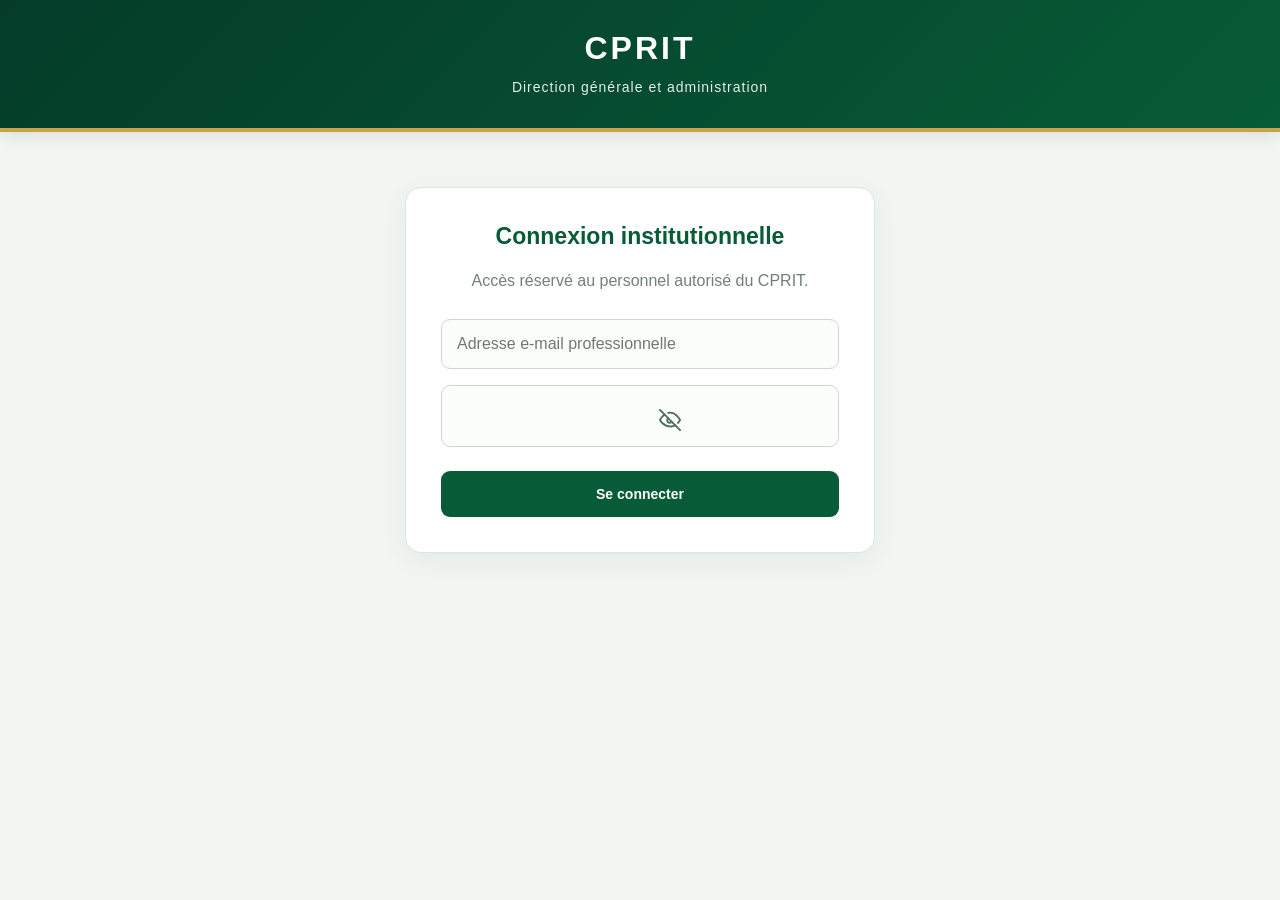
<file: admin.html>
<!DOCTYPE html>
<html lang="fr">
<head>
  <meta charset="UTF-8">
  <meta name="viewport" content="width=device-width, initial-scale=1.0">
  <meta name="theme-color" content="#064B35">
  <title>Administration institutionnelle – CPRIT</title>
  <link rel="stylesheet" href="admin.css?v=4">
<style>
.pw{display:flex;align-items:center;box-sizing:border-box;width:100%;background:#fff;border:1px solid #C9DCD0;border-radius:8px;transition:border-color .2s,box-shadow .2s}
.pw:focus-within{border-color:#087A4B;box-shadow:0 0 0 3px rgba(8,122,75,.15)}
.pw input{flex:1 1 auto;min-width:0;width:auto!important;margin:0!important;border:0!important;background:transparent!important;box-shadow:none!important;outline:none!important}
.pw .eye{flex:0 0 auto;display:flex;align-items:center;justify-content:center;width:46px;align-self:stretch;border:0;background:none;color:#4F6B5E;cursor:pointer;border-radius:0 8px 8px 0}
.pw .eye:hover{color:#064B35}
.pw .eye svg{width:22px;height:22px;fill:none;stroke:currentColor;stroke-width:2;stroke-linecap:round;stroke-linejoin:round}
</style>
</head>
<body>

  <header>
    <h1>CPRIT</h1>
    <p>Direction générale et administration</p>
  </header>

  <main>
    <section id="loginSection">
      <h2>Connexion institutionnelle</h2>
      <p>Accès réservé au personnel autorisé du CPRIT.</p>

      <form id="loginForm">
        <input id="email" type="email" placeholder="Adresse e-mail professionnelle" required>
        <input id="password" type="password" placeholder="Mot de passe" required>
        <button id="loginBtn" type="submit">Se connecter</button>
      </form>
    </section>

    <section id="dashboard" hidden>

      <div class="top">
        <div>
          <h2 id="welcomeTitle">Espace institutionnel</h2>
          <p id="userRole"></p>
          <p id="userName"></p>
        </div>

        <button id="logoutBtn" type="button">Déconnexion</button>
      </div>

      <p id="message" role="status"></p>

      <p><a href="messagerie.html" style="font-weight:700">✉ Ouvrir la messagerie interne</a></p>

      <section id="directorDashboard" hidden>
        <h3>Direction générale</h3>
        <p>Pilotage général et contrôle de toutes les directions et activités du CPRIT.</p>
        <div id="directorContent"></div>
      </section>

      <section id="deputyDashboard" hidden>
        <div id="deputyContent"></div>
      </section>

      <section id="financeDashboard" hidden>
        <h3>Direction administrative et financière</h3>
        <p>Suivi administratif, financier et budgétaire.</p>
        <div id="financeContent"></div>
      </section>

      <section id="secretariatDashboard" hidden>
        <h3>Secrétariat général</h3>
        <p>Gestion du courrier, des dossiers et des documents administratifs.</p>
        <div id="secretariatContent"></div>
      </section>

    </section>
  </main>

  <script>
function addEye(input){
  const OPEN='<svg viewBox="0 0 24 24" aria-hidden="true"><path d="M1 12s4-7 11-7 11 7 11 7-4 7-11 7S1 12 1 12z"/><circle cx="12" cy="12" r="3"/></svg>';
  const SHUT='<svg viewBox="0 0 24 24" aria-hidden="true"><path d="M17.94 17.94A10.9 10.9 0 0 1 12 19C5 19 1 12 1 12a18.5 18.5 0 0 1 5.06-5.94M9.9 4.24A10.9 10.9 0 0 1 12 4c7 0 11 8 11 8a18.5 18.5 0 0 1-2.16 3.19M14.12 14.12a3 3 0 1 1-4.24-4.24"/><path d="M1 1l22 22"/></svg>';
  const cs=getComputedStyle(input), w=document.createElement("div");
  w.className="pw"; w.style.marginTop=cs.marginTop; w.style.marginBottom=cs.marginBottom;
  if (cs.borderTopWidth!=="0px") { w.style.borderColor=cs.borderTopColor; w.style.borderRadius=cs.borderTopLeftRadius; }
  if (cs.backgroundColor!=="rgba(0, 0, 0, 0)") w.style.background=cs.backgroundColor;
  input.parentNode.insertBefore(w,input); w.appendChild(input);
  const b=document.createElement("button"); b.type="button"; b.className="eye";
  const set=show=>{ input.type=show?"text":"password"; b.innerHTML=show?OPEN:SHUT;
    b.setAttribute("aria-pressed",String(show)); b.setAttribute("aria-label",show?"Masquer le mot de passe":"Afficher le mot de passe"); };
  b.addEventListener("mousedown",e=>e.preventDefault());           // garde le clavier ouvert
  b.addEventListener("click",()=>{ set(input.type==="password"); input.focus(); });
  set(false); w.appendChild(b);
}
addEye(document.getElementById("password"));
</script>
  <script type="module" src="admin.js?v=4"></script>

</body>
</html>
</file>
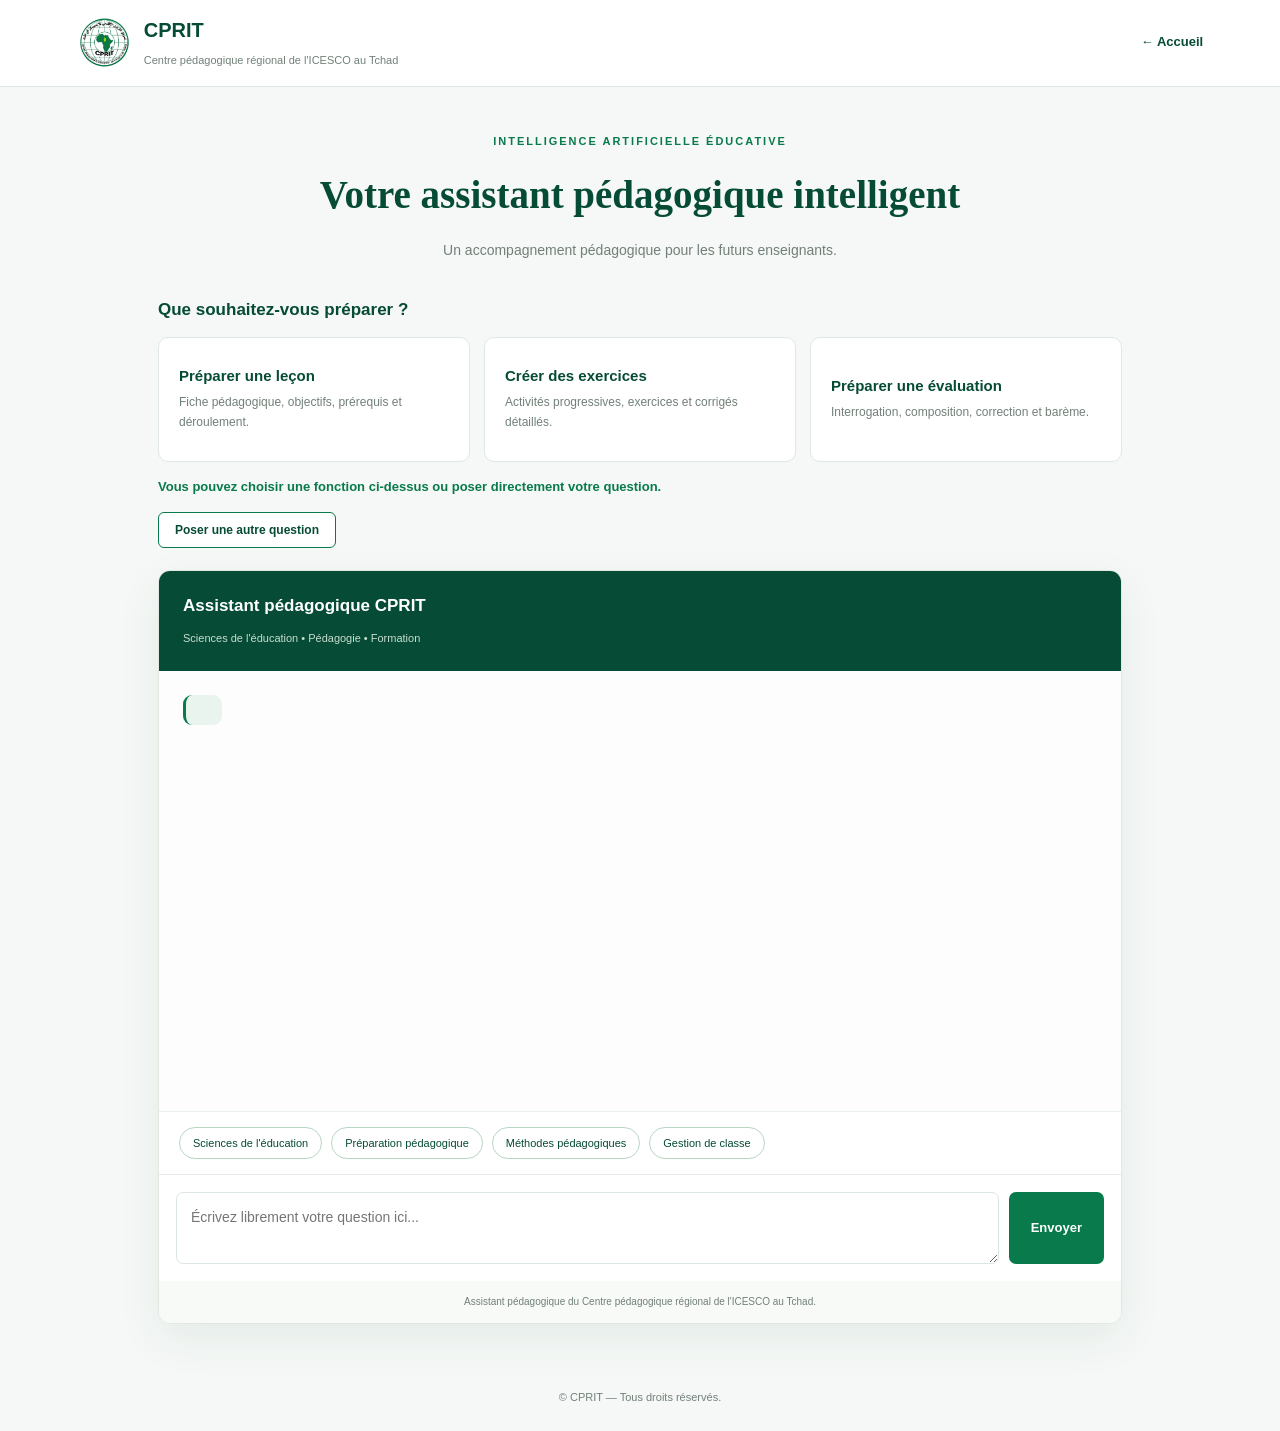
<file: assistant-ia.html>
<!DOCTYPE html>
<html lang="fr" dir="ltr">
<head>
<meta charset="UTF-8">
<meta name="viewport" content="width=device-width, initial-scale=1">
<meta name="theme-color" content="#064B35">
<title>Assistant pédagogique IA | CPRIT</title>

<style>
:root {
  --dark:#064B35;
  --green:#087A4B;
  --green-light:#159766;
  --light:#EAF4EE;
  --bg:#F5F8F6;
  --text:#263B32;
  --muted:#718078;
  --border:#DFE9E2;
}

* {
  box-sizing:border-box;
  margin:0;
  padding:0;
}

body {
  font-family:"Segoe UI",Arial,sans-serif;
  background:var(--bg);
  color:var(--text);
  min-height:100vh;
  line-height:1.6;
}

header {
  background:white;
  padding:14px 6%;
  display:flex;
  align-items:center;
  justify-content:space-between;
  border-bottom:1px solid var(--border);
  gap:15px;
}

.brand {
  display:flex;
  align-items:center;
  gap:12px;
  text-decoration:none;
}

.brand img {
  width:55px;
  height:55px;
  object-fit:contain;
}

.brand strong {
  display:block;
  color:var(--dark);
  font-size:20px;
}

.brand small {
  color:var(--muted);
  font-size:11px;
}

.back {
  color:var(--dark);
  text-decoration:none;
  font-size:13px;
  font-weight:700;
}

main {
  max-width:1000px;
  margin:40px auto;
  padding:0 18px;
}

.heading {
  text-align:center;
  margin-bottom:35px;
}

.heading span {
  color:var(--green);
  font-size:11px;
  letter-spacing:2px;
  font-weight:800;
}

.heading h1 {
  font-family:Georgia,serif;
  font-size:clamp(26px,4vw,39px);
  color:var(--dark);
  margin:12px 0;
}

.heading p {
  color:var(--muted);
  font-size:14px;
  line-height:1.6;
}

.tools-title {
  color:var(--dark);
  font-size:17px;
  font-weight:800;
  margin-bottom:14px;
}

.tools {
  display:grid;
  grid-template-columns:repeat(3,1fr);
  gap:14px;
  margin-bottom:15px;
}

.tool {
  width:100%;
  min-height:125px;
  padding:20px;
  background:white;
  border:1px solid var(--border);
  border-radius:10px;
  text-align:start;
  color:var(--dark);
  cursor:pointer;
  font-family:inherit;
  transition:all .2s ease;
}

.tool:hover {
  border-color:var(--green);
  background:#F5FAF7;
  transform:translateY(-2px);
}

.tool.active {
  background:var(--light);
  border:2px solid var(--green);
}

.tool strong {
  display:block;
  font-size:15px;
  margin-bottom:9px;
}

.tool small {
  display:block;
  color:var(--muted);
  font-size:12px;
  line-height:1.6;
}

.selected-mode {
  color:var(--green);
  font-size:13px;
  font-weight:600;
  margin:14px 0;
  line-height:1.6;
}

.free-question {
  display:inline-block;
  margin-bottom:22px;
  padding:10px 16px;
  background:white;
  border:1px solid var(--green);
  border-radius:6px;
  color:var(--dark);
  font-weight:600;
  font-size:12px;
  cursor:pointer;
}

.free-question:hover {
  background:var(--light);
}

.chat {
  background:white;
  border:1px solid var(--border);
  border-radius:12px;
  overflow:hidden;
  box-shadow:0 15px 45px rgba(6,75,53,.07);
}

.chat-header {
  background:var(--dark);
  color:white;
  padding:21px 24px;
  display:flex;
  justify-content:space-between;
  align-items:center;
  gap:12px;
}

.chat-title strong {
  display:block;
  font-size:17px;
  margin-bottom:5px;
}

.chat-title small {
  color:#C8DED0;
  font-size:11px;
  line-height:1.5;
}

.messages {
  min-height:300px;
  height:440px;
  overflow-y:auto;
  padding:24px;
  display:flex;
  flex-direction:column;
  gap:18px;
  background:#FCFDFC;
}

.message {
  max-width:90%;
  padding:15px 18px;
  border-radius:9px;
  font-size:14px;
  line-height:1.8;
  white-space:pre-wrap;
  overflow-wrap:anywhere;
}

.bot {
  align-self:flex-start;
  background:var(--light);
  border-left:3px solid var(--green);
}

.user {
  align-self:flex-end;
  background:var(--dark);
  color:white;
}

.suggestions {
  padding:15px 20px;
  display:flex;
  flex-wrap:wrap;
  gap:9px;
  border-top:1px solid #e9efeb;
}

.suggestions button {
  background:white;
  border:1px solid #b9d6c3;
  color:var(--dark);
  border-radius:20px;
  padding:9px 13px;
  font-size:11px;
  cursor:pointer;
}

.suggestions button:hover {
  background:var(--light);
}

.composer {
  display:flex;
  gap:10px;
  padding:17px;
  border-top:1px solid #e5ece7;
  align-items:stretch;
}

.composer textarea {
  flex:1;
  min-width:0;
  min-height:65px;
  max-height:180px;
  resize:vertical;
  border:1px solid #dce7df;
  border-radius:7px;
  padding:14px;
  font-family:inherit;
  font-size:14px;
  line-height:1.5;
  outline:none;
}

.composer textarea:focus {
  border-color:var(--green);
}

.send {
  background:var(--green);
  color:white;
  border:0;
  border-radius:7px;
  padding:0 22px;
  font-weight:700;
  cursor:pointer;
  font-size:13px;
}

.send:hover {
  background:var(--dark);
}

.send:disabled {
  opacity:.5;
  cursor:not-allowed;
}

.chat-footer {
  padding:13px;
  text-align:center;
  font-size:10px;
  color:var(--muted);
  background:#F8FAF8;
}

footer {
  text-align:center;
  padding:25px;
  color:var(--muted);
  font-size:11px;
}

/* AFFICHAGE EN ARABE */

html[dir="rtl"] body {
  direction:rtl;
  text-align:right;
}

html[dir="rtl"] header,
html[dir="rtl"] .brand,
html[dir="rtl"] .chat-header,
html[dir="rtl"] .composer {
  direction:rtl;
}

html[dir="rtl"] .heading {
  text-align:center;
}

html[dir="rtl"] .heading h1 {
  font-family:"Segoe UI",Arial,sans-serif;
}

html[dir="rtl"] .tools-title,
html[dir="rtl"] .selected-mode {
  text-align:right;
}

html[dir="rtl"] .tool {
  text-align:right;
}

html[dir="rtl"] .bot {
  align-self:flex-end;
  border-left:0;
  border-right:3px solid var(--green);
}

html[dir="rtl"] .user {
  align-self:flex-start;
}

html[dir="rtl"] .message {
  text-align:right;
}

html[dir="rtl"] .suggestions {
  direction:rtl;
}

html[dir="rtl"] .composer textarea {
  direction:rtl;
  text-align:right;
}

html[dir="rtl"] .back {
  direction:rtl;
}

@media(max-width:700px) {
  header {
    padding:12px 4%;
  }

  .brand img {
    width:43px;
    height:43px;
  }

  .brand strong {
    font-size:17px;
  }

  .brand small {
    font-size:9px;
  }

  main {
    margin:28px auto;
  }

  .tools {
    grid-template-columns:1fr;
    gap:10px;
  }

  .tool {
    min-height:auto;
    padding:17px;
  }

  .messages {
    height:410px;
    padding:16px;
  }

  .message {
    max-width:97%;
  }

  .chat-header {
    padding:15px;
  }

  .chat-title strong {
    font-size:15px;
  }

  .chat-title small {
    font-size:10px;
  }

  .composer {
    padding:11px;
    gap:7px;
  }

  .send {
    padding:0 14px;
  }
}
</style>
</head>

<body>

<header>
  <a class="brand" href="index.html">
    <img src="assets/logo-cprit.png" alt="CPRIT">
    <span>
      <strong>CPRIT</strong>
      <small data-i18n="brand">Centre pédagogique régional de l'ICESCO au Tchad</small>
    </span>
  </a>

  <a class="back" href="index.html" data-i18n="back">← Accueil</a>
</header>

<main>

  <div class="heading">
    <span data-i18n="eyebrow">INTELLIGENCE ARTIFICIELLE ÉDUCATIVE</span>
    <h1 data-i18n="heading">Votre assistant pédagogique intelligent</h1>
    <p data-i18n="intro">Un accompagnement pédagogique pour les futurs enseignants.</p>
  </div>

  <h2 class="tools-title" data-i18n="toolsTitle">
    Que souhaitez-vous préparer ?
  </h2>

  <div class="tools">

    <button class="tool" type="button" data-mode="lesson" aria-pressed="false">
      <strong data-i18n="lessonTitle">Préparer une leçon</strong>
      <small data-i18n="lessonDescription">Fiche pédagogique, objectifs, prérequis et déroulement.</small>
    </button>

    <button class="tool" type="button" data-mode="exercises" aria-pressed="false">
      <strong data-i18n="exerciseTitle">Créer des exercices</strong>
      <small data-i18n="exerciseDescription">Activités progressives, exercices et corrigés détaillés.</small>
    </button>

    <button class="tool" type="button" data-mode="evaluation" aria-pressed="false">
      <strong data-i18n="evaluationTitle">Préparer une évaluation</strong>
      <small data-i18n="evaluationDescription">Interrogation, composition, correction et barème.</small>
    </button>

  </div>

  <div class="selected-mode" id="selectedMode" data-i18n="modeDefault">
    Vous pouvez choisir une fonction ci-dessus ou poser directement votre question.
  </div>

  <button type="button" class="free-question" id="freeQuestion" data-i18n="freeQuestion">
    Poser une autre question
  </button>

  <section class="chat">

    <div class="chat-header">
      <div class="chat-title">
        <strong data-i18n="chatTitle">Assistant pédagogique CPRIT</strong>
        <small data-i18n="chatSubtitle">Sciences de l'éducation • Pédagogie • Formation</small>
      </div>
    </div>

    <div class="messages" id="messages">
      <div class="message bot" id="welcomeMessage" data-i18n="welcome"></div>
    </div>

    <div class="suggestions">
      <button type="button" data-suggestion="science" data-i18n="suggestScience">Sciences de l'éducation</button>
      <button type="button" data-suggestion="preparation" data-i18n="suggestPreparation">Préparation pédagogique</button>
      <button type="button" data-suggestion="methods" data-i18n="suggestMethods">Méthodes pédagogiques</button>
      <button type="button" data-suggestion="classroom" data-i18n="suggestClassroom">Gestion de classe</button>
    </div>

    <form class="composer" id="chatForm">
      <textarea
        id="question"
        placeholder="Écrivez librement votre question ici..."
        data-i18n-placeholder="placeholder"
        required
      ></textarea>

      <button class="send" id="send" type="submit" data-i18n="send">
        Envoyer
      </button>
    </form>

    <div class="chat-footer" data-i18n="chatFooter">
      Assistant pédagogique du Centre pédagogique régional de l'ICESCO au Tchad.
    </div>

  </section>

</main>

<footer>
  © <span id="year"></span> CPRIT — <span data-i18n="rights">Tous droits réservés.</span>
</footer>

<script type="module">

import { supabase } from "./supabase-config.js";

const messages = document.getElementById("messages");
const form = document.getElementById("chatForm");
const question = document.getElementById("question");
const send = document.getElementById("send");
const selectedMode = document.getElementById("selectedMode");

document.getElementById("year").textContent =
  new Date().getFullYear();

/* TRADUCTIONS */

const translations = {

fr: {
brand:"Centre pédagogique régional de l'ICESCO au Tchad",
back:"← Accueil",
eyebrow:"INTELLIGENCE ARTIFICIELLE ÉDUCATIVE",
heading:"Votre assistant pédagogique intelligent",
intro:"Un accompagnement pédagogique pour les futurs enseignants.",
toolsTitle:"Que souhaitez-vous préparer ?",
lessonTitle:"Préparer une leçon",
lessonDescription:"Fiche pédagogique, objectifs, prérequis et déroulement.",
exerciseTitle:"Créer des exercices",
exerciseDescription:"Activités progressives, exercices et corrigés détaillés.",
evaluationTitle:"Préparer une évaluation",
evaluationDescription:"Interrogation, composition, correction et barème.",
modeDefault:"Vous pouvez choisir une fonction ci-dessus ou poser directement votre question.",
freeQuestion:"Poser une autre question",
chatTitle:"Assistant pédagogique CPRIT",
chatSubtitle:"Sciences de l'éducation • Pédagogie • Formation",
welcome:"Bonjour et bienvenue sur l'assistant pédagogique du CPRIT.\n\nJe vous accompagne dans vos études, la compréhension de vos cours, la préparation de vos leçons, la création d'exercices et l'élaboration de vos évaluations.\n\nVous pouvez choisir l'une des trois fonctions proposées ou me poser directement toute autre question en sciences de l'éducation, pédagogie et formation.\n\nQuelle est votre question aujourd'hui ?",
suggestScience:"Sciences de l'éducation",
suggestPreparation:"Préparation pédagogique",
suggestMethods:"Méthodes pédagogiques",
suggestClassroom:"Gestion de classe",
placeholder:"Écrivez librement votre question ici...",
send:"Envoyer",
sending:"En cours...",
loading:"L'assistant prépare votre réponse...",
chatFooter:"Assistant pédagogique du Centre pédagogique régional de l'ICESCO au Tchad.",
rights:"Tous droits réservés.",
modeSelected:"Fonction choisie : ",
modeFree:"Question libre : vous pouvez demander ce que vous souhaitez.",
modeEdit:"Vous pouvez modifier cette demande avant de l'envoyer.",
error:"Impossible de contacter l'assistant pédagogique.",
technical:"Détail technique : ",
emptyError:"Aucune réponse reçue du serveur."
},

en: {
brand:"ICESCO Regional Pedagogical Centre in Chad",
back:"Home →",
eyebrow:"EDUCATIONAL ARTIFICIAL INTELLIGENCE",
heading:"Your intelligent pedagogical assistant",
intro:"Educational support for future teachers.",
toolsTitle:"What would you like to prepare?",
lessonTitle:"Prepare a lesson",
lessonDescription:"Lesson plan, objectives, prerequisites and lesson stages.",
exerciseTitle:"Create exercises",
exerciseDescription:"Progressive activities, exercises and detailed answers.",
evaluationTitle:"Prepare an assessment",
evaluationDescription:"Tests, examinations, marking schemes and corrections.",
modeDefault:"You can select one of the options above or ask your own question.",
freeQuestion:"Ask another question",
chatTitle:"CPRIT Pedagogical Assistant",
chatSubtitle:"Educational sciences • Pedagogy • Teacher training",
welcome:"Welcome to the CPRIT pedagogical assistant.\n\nI can support you with your studies, understanding your courses, preparing lessons, creating exercises and developing assessments.\n\nYou can choose one of the three options above or ask any other question about educational sciences, pedagogy and teacher training.\n\nWhat would you like to ask today?",
suggestScience:"Educational sciences",
suggestPreparation:"Lesson preparation",
suggestMethods:"Teaching methods",
suggestClassroom:"Classroom management",
placeholder:"Write your question here...",
send:"Send",
sending:"Processing...",
loading:"The assistant is preparing your answer...",
chatFooter:"Pedagogical assistant of the ICESCO Regional Pedagogical Centre in Chad.",
rights:"All rights reserved.",
modeSelected:"Selected function: ",
modeFree:"Open question: you can ask anything.",
modeEdit:"You can edit this request before sending it.",
error:"Unable to contact the pedagogical assistant.",
technical:"Technical details: ",
emptyError:"No response received from the server."
},

ar: {
brand:"المركز التربوي الإقليمي للإيسيسكو في تشاد",
back:"الرئيسية ←",
eyebrow:"الذكاء الاصطناعي في التعليم",
heading:"مساعدك التربوي الذكي",
intro:"مرافقة تربوية للمعلمين المستقبليين.",
toolsTitle:"ماذا ترغب في إعداده؟",
lessonTitle:"إعداد درس",
lessonDescription:"جذاذة تربوية، الأهداف، المكتسبات القبلية ومراحل الدرس.",
exerciseTitle:"إنشاء تمارين",
exerciseDescription:"أنشطة متدرجة وتمارين مع حلول مفصلة.",
evaluationTitle:"إعداد تقييم",
evaluationDescription:"اختبارات وتقويمات وتصحيح وسلم التنقيط.",
modeDefault:"يمكنك اختيار إحدى الوظائف أعلاه أو طرح سؤالك مباشرة.",
freeQuestion:"طرح سؤال آخر",
chatTitle:"المساعد التربوي للمركز",
chatSubtitle:"علوم التربية • البيداغوجيا • التكوين",
welcome:"مرحباً بكم في المساعد التربوي للمركز.\n\nأرافقكم في دراستكم وفهم دروسكم وإعداد الدروس وإنشاء التمارين وإعداد التقييمات.\n\nيمكنكم اختيار إحدى الوظائف الثلاث المقترحة أو طرح أي سؤال آخر يتعلق بعلوم التربية والبيداغوجيا والتكوين.\n\nما هو سؤالكم اليوم؟",
suggestScience:"علوم التربية",
suggestPreparation:"الإعداد التربوي",
suggestMethods:"الطرائق التربوية",
suggestClassroom:"تدبير القسم",
placeholder:"اكتب سؤالك هنا...",
send:"إرسال",
sending:"جارٍ التنفيذ...",
loading:"يقوم المساعد بإعداد الإجابة...",
chatFooter:"المساعد التربوي للمركز التربوي الإقليمي للإيسيسكو في تشاد.",
rights:"جميع الحقوق محفوظة.",
modeSelected:"الوظيفة المختارة: ",
modeFree:"سؤال مفتوح: يمكنك طرح أي سؤال تريده.",
modeEdit:"يمكنك تعديل هذا الطلب قبل إرساله.",
error:"تعذر الاتصال بالمساعد التربوي.",
technical:"التفاصيل التقنية: ",
emptyError:"لم يتم تلقي أي إجابة من الخادم."
}

};

/* اقتراحات الأسئلة */

const suggestionPrompts = {
fr: {
science:"Explique-moi les principales sciences de l'éducation.",
preparation:"Comment préparer une bonne leçon pour une classe du primaire ?",
methods:"Explique les différentes méthodes pédagogiques utilisées à l'école primaire.",
classroom:"Comment gérer une classe difficile au primaire ?"
},
en: {
science:"Explain the main educational sciences.",
preparation:"How can I prepare a good lesson for a primary school class?",
methods:"Explain the different teaching methods used in primary schools.",
classroom:"How can I manage a difficult primary school classroom?"
},
ar: {
science:"اشرح لي أهم علوم التربية.",
preparation:"كيف يمكنني إعداد درس جيد لقسم في المرحلة الابتدائية؟",
methods:"اشرح مختلف الطرائق التربوية المستخدمة في التعليم الابتدائي.",
classroom:"كيف يمكنني تدبير قسم صعب في المرحلة الابتدائية؟"
}
};

/* LES TROIS FONCTIONS FACULTATIVES */

const modes = {

lesson: {
name: {
fr:"Préparer une leçon",
en:"Prepare a lesson",
ar:"إعداد درس"
},
prompt:"Prépare une fiche pédagogique complète pour une classe de CE1 au Tchad. Indique la discipline, le titre, les objectifs, les prérequis, le matériel, les méthodes, les activités de l'enseignant et des élèves, le déroulement minuté sur 45 minutes, les exercices corrigés, l'évaluation, la remédiation et les devoirs.",
instruction:"Prépare une fiche pédagogique complète et professionnelle. Présente l'identification, la discipline, le niveau, les compétences, les objectifs, les prérequis, le matériel didactique, les méthodes, le déroulement détaillé, les activités de l'enseignant et des élèves, les exercices corrigés, l'évaluation avec barème, la remédiation et les devoirs. Adapte le contenu au contexte éducatif tchadien. Vérifie le total des durées."
},

exercises: {
name: {
fr:"Créer des exercices",
en:"Create exercises",
ar:"إنشاء تمارين"
},
prompt:"Crée 10 exercices progressifs de mathématiques pour une classe de CE1 au Tchad, avec des exercices faciles, moyens et difficiles et les corrigés détaillés.",
instruction:"Crée des activités adaptées au niveau demandé. Organise les exercices du plus simple au plus difficile. Présente les consignes, les exercices et les corrigés détaillés. Vérifie toutes les réponses et ajoute un barème si nécessaire."
},

evaluation: {
name: {
fr:"Préparer une évaluation",
en:"Prepare an assessment",
ar:"إعداد تقييم"
},
prompt:"Prépare une évaluation complète de mathématiques pour une classe de CE1 au Tchad, avec des questions, une durée, un barème sur 20 et un corrigé destiné à l'enseignant.",
instruction:"Construis une épreuve adaptée au niveau demandé. Présente le titre, la durée, les compétences évaluées, les consignes, les questions, les exercices, le barème détaillé et le corrigé complet destiné à l'enseignant. Vérifie que le total des points correspond exactement au barème annoncé."
}

};

let currentMode = null;
let currentLanguage = "fr";

/* LIRE LA LANGUE CHOISIE SUR LA PAGE D'ACCUEIL */

function getSavedLanguage() {
  try {
    const saved = localStorage.getItem("cprit_language") || "fr";
    return translations[saved] ? saved : "fr";
  } catch (error) {
    return "fr";
  }
}

/* APPLICATION DE LA LANGUE DU SITE */

function applyLanguage(selected) {

  const lang = translations[selected] ? selected : "fr";
  const words = translations[lang];

  currentLanguage = lang;

  document.documentElement.lang = lang;
  document.documentElement.dir = lang === "ar" ? "rtl" : "ltr";
  document.body.dir = lang === "ar" ? "rtl" : "ltr";

  document.querySelectorAll("[data-i18n]").forEach(element => {

    const key = element.dataset.i18n;

    if (words[key] !== undefined) {
      element.textContent = words[key];
    }

  });

  document.querySelectorAll("[data-i18n-placeholder]").forEach(element => {

    const key = element.dataset.i18nPlaceholder;

    if (words[key] !== undefined) {
      element.placeholder = words[key];
    }

  });

  document.title =
    lang === "ar"
      ? "المساعد التربوي الذكي | CPRIT"
      : lang === "en"
      ? "AI Pedagogical Assistant | CPRIT"
      : "Assistant pédagogique IA | CPRIT";

  updateModeLabel();

  if (question.value.trim() === "") {
    question.placeholder = words.placeholder;
  }
}

/* INITIALISATION AUTOMATIQUE */

applyLanguage(getSavedLanguage());

/* SYNCHRONISATION SI LA LANGUE CHANGE DANS UN AUTRE ONGLET */

window.addEventListener("storage", function(event) {

  if (event.key === "cprit_language" && event.newValue) {
    applyLanguage(event.newValue);
  }

});

/* AUCUNE FONCTION OBLIGATOIRE */

function updateModeLabel() {

  const words = translations[currentLanguage];

  if (currentMode && modes[currentMode]) {

    selectedMode.textContent =
      words.modeSelected + modes[currentMode].name[currentLanguage];

  } else {

    selectedMode.textContent = words.modeDefault;

  }

}

/* AFFICHAGE DES MESSAGES */

function addMessage(content, type) {

  const div = document.createElement("div");

  div.className = "message " + type;
  div.textContent = content;

  messages.appendChild(div);

  messages.scrollTop = messages.scrollHeight;

}

/* SÉLECTION D'UNE FONCTION */

function selectMode(mode) {

  if (!modes[mode]) return;

  currentMode = mode;

  document.querySelectorAll(".tool").forEach(button => {

    const active = button.dataset.mode === mode;

    button.classList.toggle("active", active);
    button.setAttribute("aria-pressed", String(active));

  });

  updateModeLabel();

  question.value = modes[mode].prompt;
  question.placeholder = translations[currentLanguage].modeEdit;

  form.scrollIntoView({
    behavior:"smooth",
    block:"center"
  });

  question.focus();

}

/* CLIC SUR LES CARTES */

document.querySelectorAll(".tool").forEach(button => {

  button.addEventListener("click", function() {
    selectMode(this.dataset.mode);
  });

});

/* QUESTION LIBRE */

document.getElementById("freeQuestion").addEventListener("click", function() {

  currentMode = null;

  document.querySelectorAll(".tool").forEach(button => {

    button.classList.remove("active");
    button.setAttribute("aria-pressed", "false");

  });

  selectedMode.textContent =
    translations[currentLanguage].modeFree;

  question.value = "";
  question.placeholder = translations[currentLanguage].placeholder;

  form.scrollIntoView({
    behavior:"smooth",
    block:"center"
  });

  question.focus();

});

/* BOUTONS DE SUGGESTION */

document.querySelectorAll("[data-suggestion]").forEach(button => {

  button.addEventListener("click", function() {

    currentMode = null;

    document.querySelectorAll(".tool").forEach(card => {

      card.classList.remove("active");
      card.setAttribute("aria-pressed", "false");

    });

    selectedMode.textContent =
      translations[currentLanguage].modeFree;

    question.value =
      suggestionPrompts[currentLanguage][this.dataset.suggestion];

    form.scrollIntoView({
      behavior:"smooth",
      block:"center"
    });

    question.focus();

  });

});

/* INSTRUCTION DE LANGUE STRICTE POUR L'IA */

function getLanguageInstruction() {

  if (currentLanguage === "en") {
    return "IMPORTANT LANGUAGE RULE: You must answer exclusively in English. All explanations, headings, lesson plans, exercises, corrections and examples must be in English. Do not answer in French or Arabic. This rule is mandatory.";
  }

  if (currentLanguage === "ar") {
    return "تعليمات لغوية إلزامية: يجب أن تكون إجابتك باللغة العربية الفصحى حصراً. اكتب جميع العناوين والشروحات والدروس والتمارين والتصحيحات باللغة العربية. لا تستخدم الفرنسية أو الإنجليزية في الإجابة إلا عند الضرورة القصوى لاسم علم أو مصطلح لا يمكن ترجمته. هذه التعليمات إلزامية.";
  }

  return "INSTRUCTION LINGUISTIQUE OBLIGATOIRE : réponds exclusivement en français. Tous les titres, explications, leçons, exercices et corrigés doivent être en français. N'utilise pas l'anglais ni l'arabe. Cette règle est obligatoire.";
}

/* CONSTRUCTION DU MESSAGE */

function buildMessage(text) {

  const generalInstruction =
    "Tu es l'assistant pédagogique officiel du CPRIT au Tchad. " +
    "Tu accompagnes les futurs enseignants du primaire. " +
    "Tu maîtrises les sciences de l'éducation, la pédagogie, " +
    "la didactique, la psychologie de l'enfant et la formation. " +
    "Réponds de manière claire, structurée, précise et professionnelle. " +
    "Adapte tes explications au contexte éducatif tchadien.";

  const languageRule = getLanguageInstruction();

  if (currentMode && modes[currentMode]) {

    return generalInstruction +
      "\n\n" +
      languageRule +
      "\n\n" +
      modes[currentMode].instruction +
      "\n\nDEMANDE :\n" +
      text;

  }

  return generalInstruction +
    "\n\n" +
    languageRule +
    "\n\nQUESTION DE L'UTILISATEUR :\n" +
    text;

}

/* LECTURE DES ERREURS */

async function getErrorDetails(error) {

  let details =
    error?.message || "Erreur inconnue.";

  if (error?.context instanceof Response) {

    try {

      const result =
        await error.context.clone().json();

      details =
        result.error ||
        result.message ||
        details;

    } catch (_) {

      details =
        "Erreur HTTP " + error.context.status;

    }

  }

  return details;

}

/* ENVOI À SUPABASE */

form.addEventListener("submit", async function(e) {

  e.preventDefault();

  const text = question.value.trim();

  if (!text || send.disabled) return;

  // Relire la préférence avant chaque demande.
  currentLanguage = getSavedLanguage();

  const fullMessage = buildMessage(text);

  addMessage(text, "user");

  question.value = "";

  send.disabled = true;
  send.textContent = translations[currentLanguage].sending;

  const loading = document.createElement("div");

  loading.className = "message bot";
  loading.textContent =
    translations[currentLanguage].loading;

  messages.appendChild(loading);
  messages.scrollTop = messages.scrollHeight;

  try {

    const { data, error } =
      await supabase.functions.invoke(
        "cprit-assistant",
        {
          body: {
            message: fullMessage,
            language: currentLanguage
          }
        }
      );

    if (error) {
      throw error;
    }

    if (!data || !data.reply) {

      throw new Error(
        data?.error || translations[currentLanguage].emptyError
      );

    }

    loading.remove();

    addMessage(data.reply, "bot");

  } catch (error) {

    loading.remove();

    const details = await getErrorDetails(error);

    console.error("Erreur CPRIT IA :", error);

    addMessage(
      translations[currentLanguage].error +
      "\n\n" +
      translations[currentLanguage].technical +
      details,
      "bot"
    );

  } finally {

    send.disabled = false;
    send.textContent = translations[currentLanguage].send;

  }

});

/* ENTRÉE POUR ENVOYER */

question.addEventListener("keydown", function(e) {

  if (e.key === "Enter" && !e.shiftKey) {

    e.preventDefault();
    form.requestSubmit();

  }

});

</script>

</body>
</html>
</file>
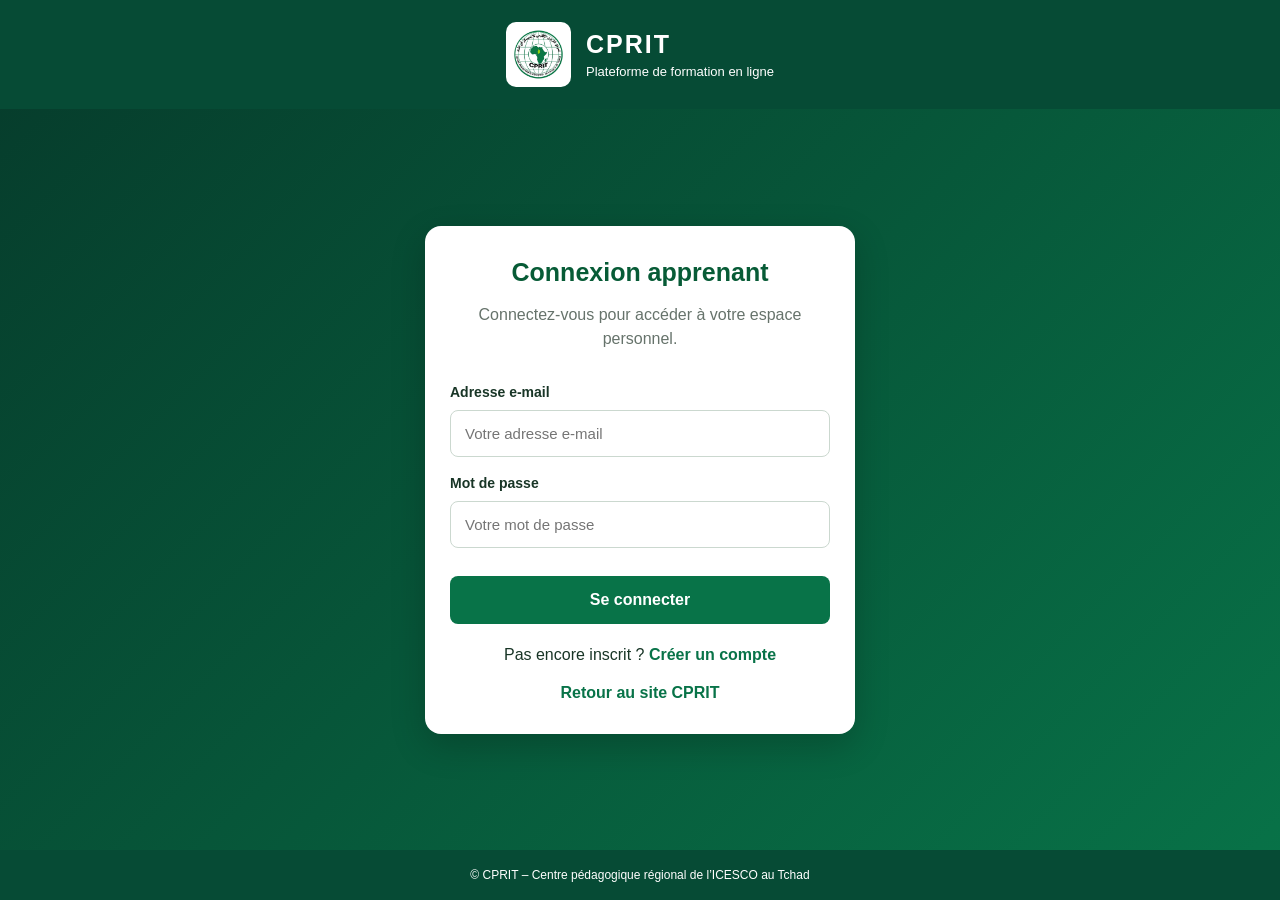
<file: connexion.html>
<!DOCTYPE html>
<html lang="fr">
<head>
  <meta charset="UTF-8">
  <meta name="viewport" content="width=device-width, initial-scale=1.0">
  <title>Connexion – CPRIT Formation</title>
  <link rel="stylesheet" href="connexion.css">
</head>
<body>
  <header>
    <img src="assets/logo-cprit.png" alt="Logo CPRIT">
    <div>
      <h1>CPRIT</h1>
      <p>Plateforme de formation en ligne</p>
    </div>
  </header>

  <main>
    <section class="form-card">
      <h2>Connexion apprenant</h2>
      <p class="intro">Connectez-vous pour accéder à votre espace personnel.</p>

      <form id="loginForm">
        <label for="email">Adresse e-mail</label>
        <input id="email" type="email" required placeholder="Votre adresse e-mail">

        <label for="password">Mot de passe</label>
        <input id="password" type="password" required placeholder="Votre mot de passe">

        <button type="submit" id="loginButton">Se connecter</button>
      </form>

      <div id="message" role="status"></div>

      <p>Pas encore inscrit ?
        <a href="inscription.html">Créer un compte</a>
      </p>

      <a class="back-link" href="index.html">Retour au site CPRIT</a>
    </section>
  </main>

  <footer>© CPRIT – Centre pédagogique régional de l’ICESCO au Tchad</footer>

  <script type="module" src="connexion.js"></script>
</body>
</html>
</file>
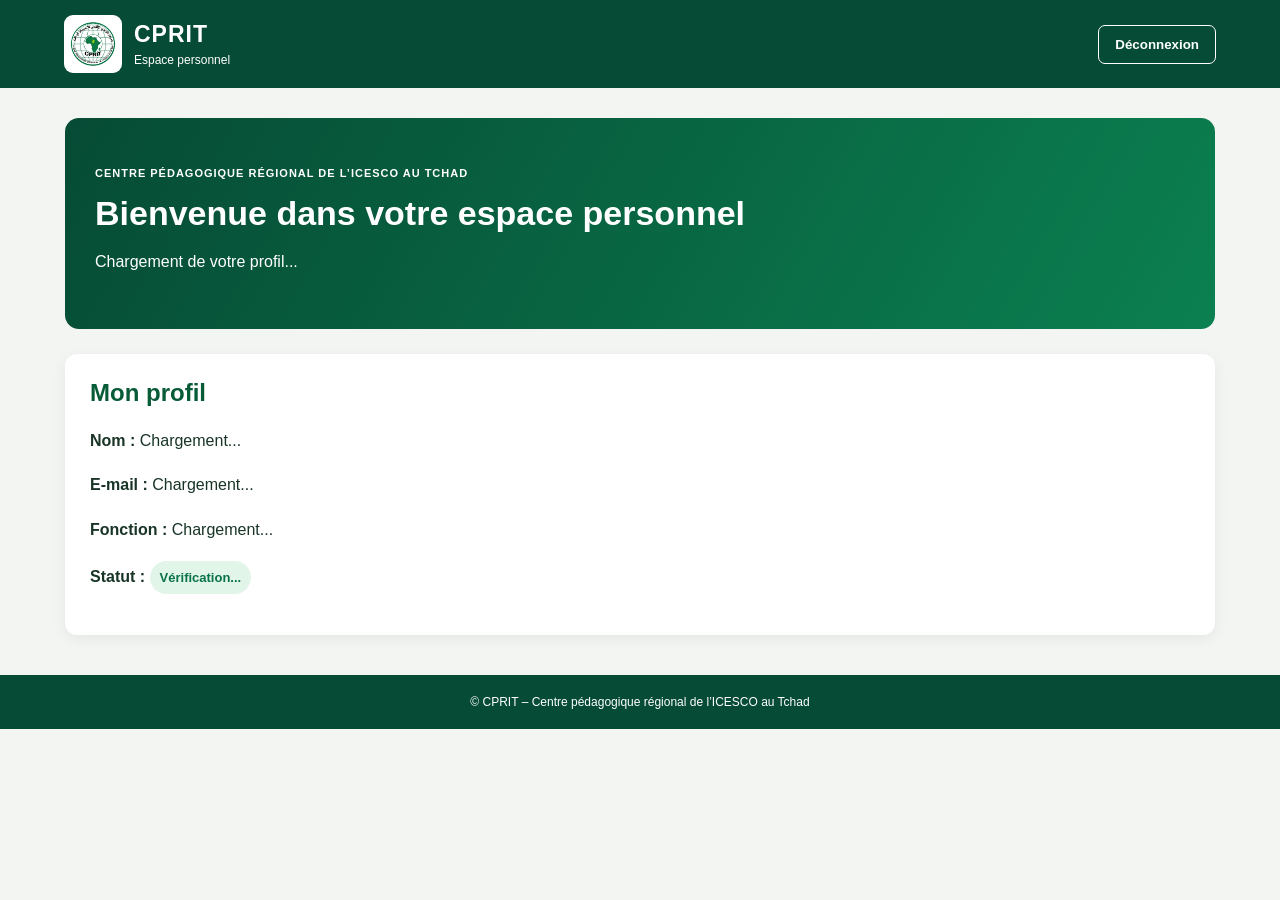
<file: espace-personnel.html>
<!DOCTYPE html>
<html lang="fr">
<head>
  <meta charset="UTF-8">
  <meta name="viewport" content="width=device-width, initial-scale=1.0">
  <meta name="theme-color" content="#064b35">
  <title>Espace institutionnel – CPRIT</title>
  <link rel="stylesheet" href="espace-personnel.css">
</head>
<body>

<header>
  <div class="brand">
    <img src="assets/logo-cprit.png" alt="Logo CPRIT">
    <div>
      <h1>CPRIT</h1>
      <p id="spaceTitle">Espace personnel</p>
    </div>
  </div>
  <button id="logoutButton">Déconnexion</button>
</header>

<main>

  <section class="welcome">
    <p class="eyebrow">CENTRE PÉDAGOGIQUE RÉGIONAL DE L’ICESCO AU TCHAD</p>
    <h2 id="welcomeTitle">Bienvenue dans votre espace personnel</h2>
    <p id="welcomeMessage">Chargement de votre profil...</p>
  </section>

  <section class="profile">
    <h2>Mon profil</h2>
    <p><strong>Nom :</strong> <span id="learnerName">Chargement...</span></p>
    <p><strong>E-mail :</strong> <span id="learnerEmail">Chargement...</span></p>
    <p><strong>Fonction :</strong> <span id="roleName">Chargement...</span></p>
    <p><strong>Statut :</strong> <span class="status" id="statusLabel">Vérification...</span></p>
  </section>

  <section class="dashboard" id="roleDashboard" hidden>
    <h2 id="dashboardTitle">Tableau de bord institutionnel</h2>
    <div class="cards" id="dashboardCards"></div>
  </section>

  <section class="dashboard" id="learnerDashboard" hidden>
    <h2>Mon espace pédagogique</h2>

    <div class="cards">

      <article class="card">
        <div class="card-icon">📚</div>
        <h3>Mes formations</h3>
        <p>Retrouvez vos cours et contenus pédagogiques.</p>
        <span class="coming">Disponible prochainement</span>
      </article>

      <article class="card">
        <div class="card-icon">📝</div>
        <h3>Exercices et évaluations</h3>
        <p>Accédez aux activités et évaluations de formation.</p>
        <span class="coming">Disponible prochainement</span>
      </article>

      <article class="card">
        <div class="card-icon">📂</div>
        <h3>Documents pédagogiques</h3>
        <p>Consultez les supports et ressources de formation.</p>
        <span class="coming">Disponible prochainement</span>
      </article>

      <article class="card">
        <div class="card-icon">🤖</div>
        <h3>Assistant pédagogique IA</h3>
        <p>Bénéficiez d'une assistance pour vos apprentissages.</p>
        <a href="assistant-ia.html" class="card-link">Accéder à l'assistant</a>
      </article>

    </div>
  </section>

</main>

<footer>
  © CPRIT – Centre pédagogique régional de l’ICESCO au Tchad
</footer>

<script type="module" src="espace-personnel.js"></script>

</body>
</html>
</file>
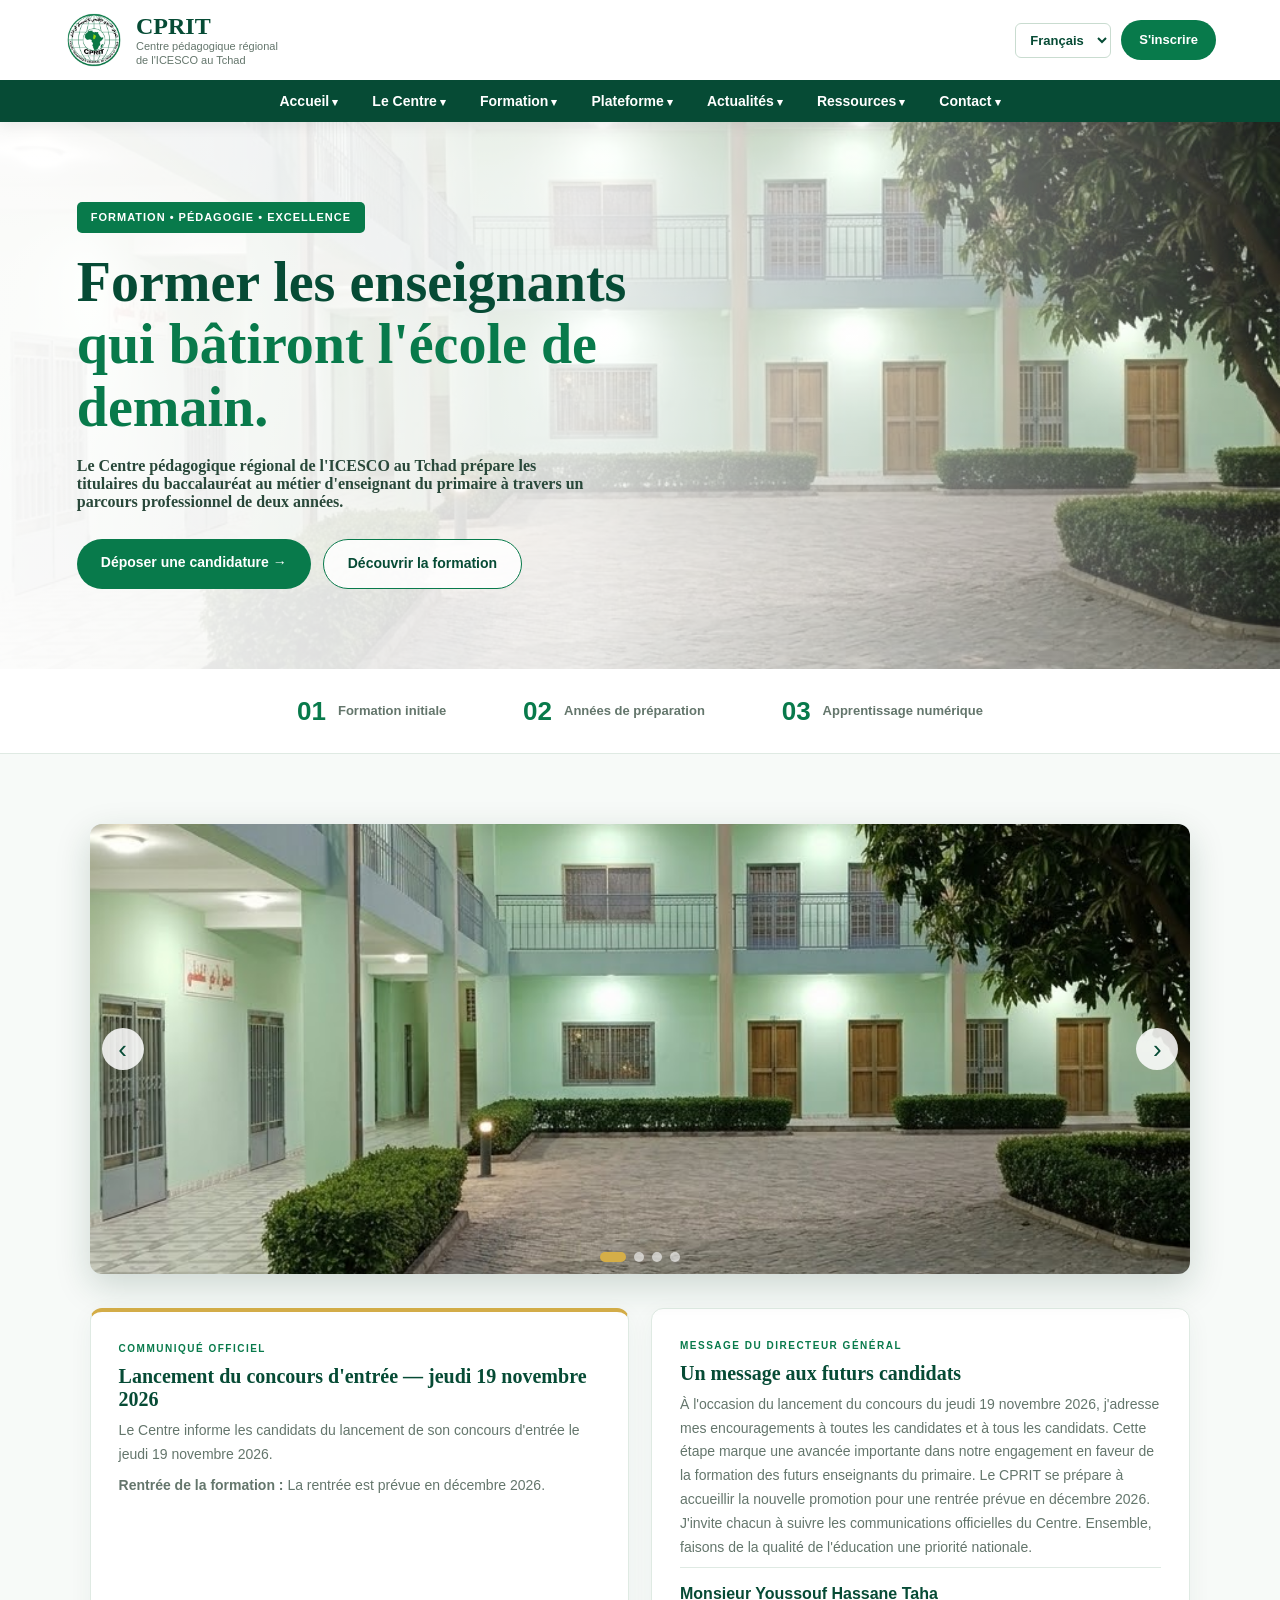
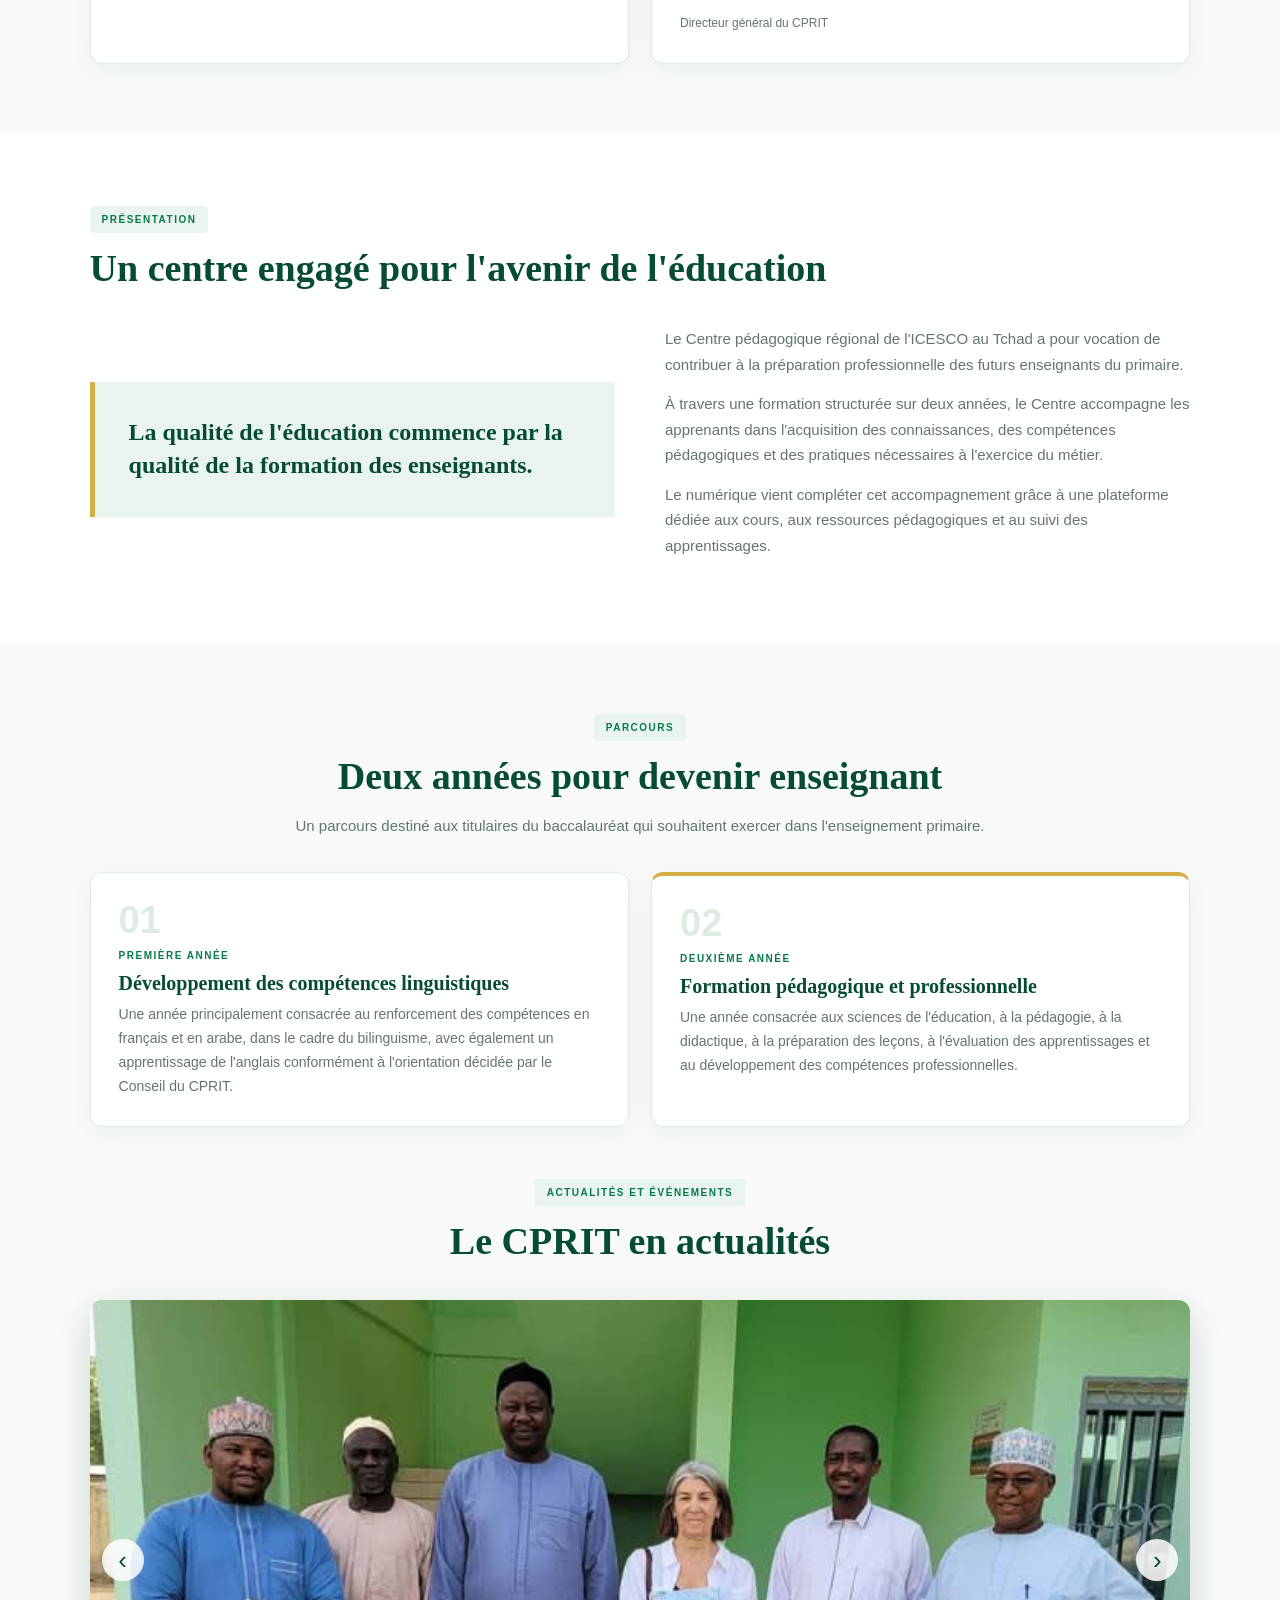
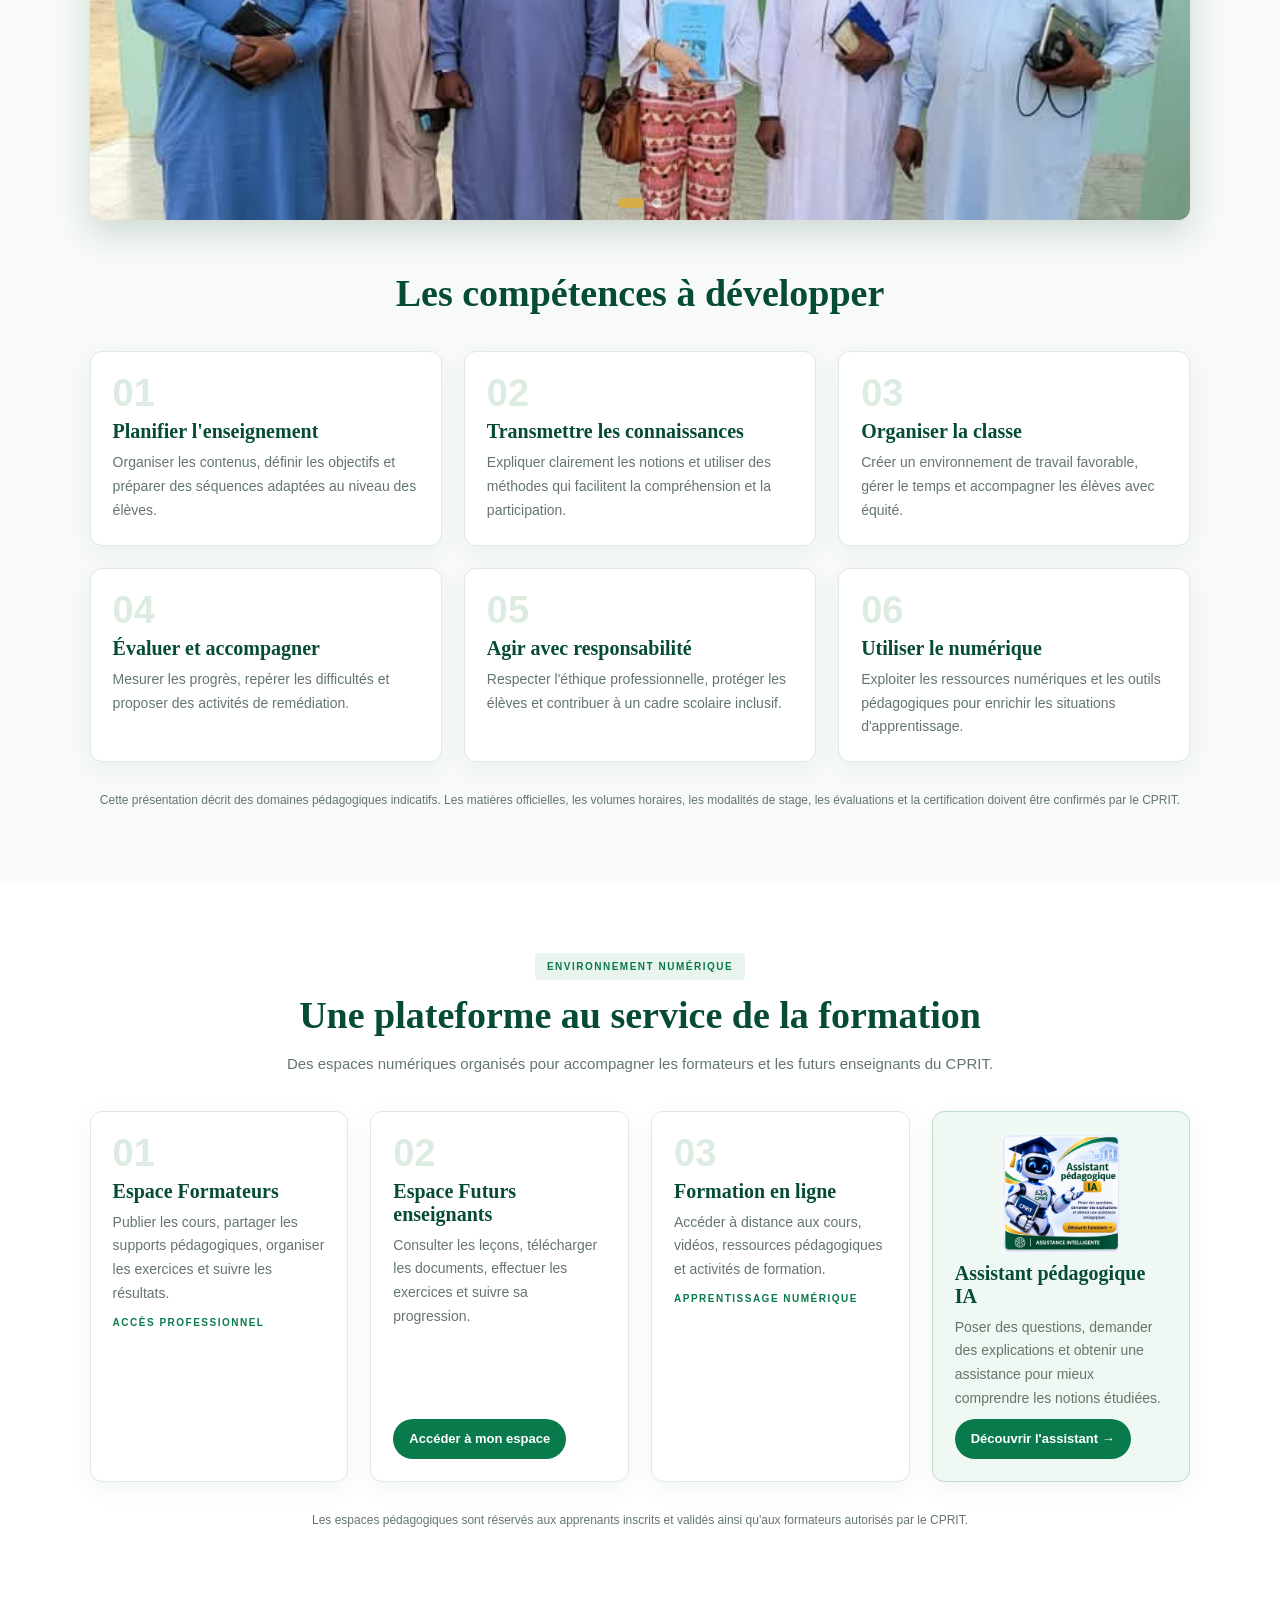
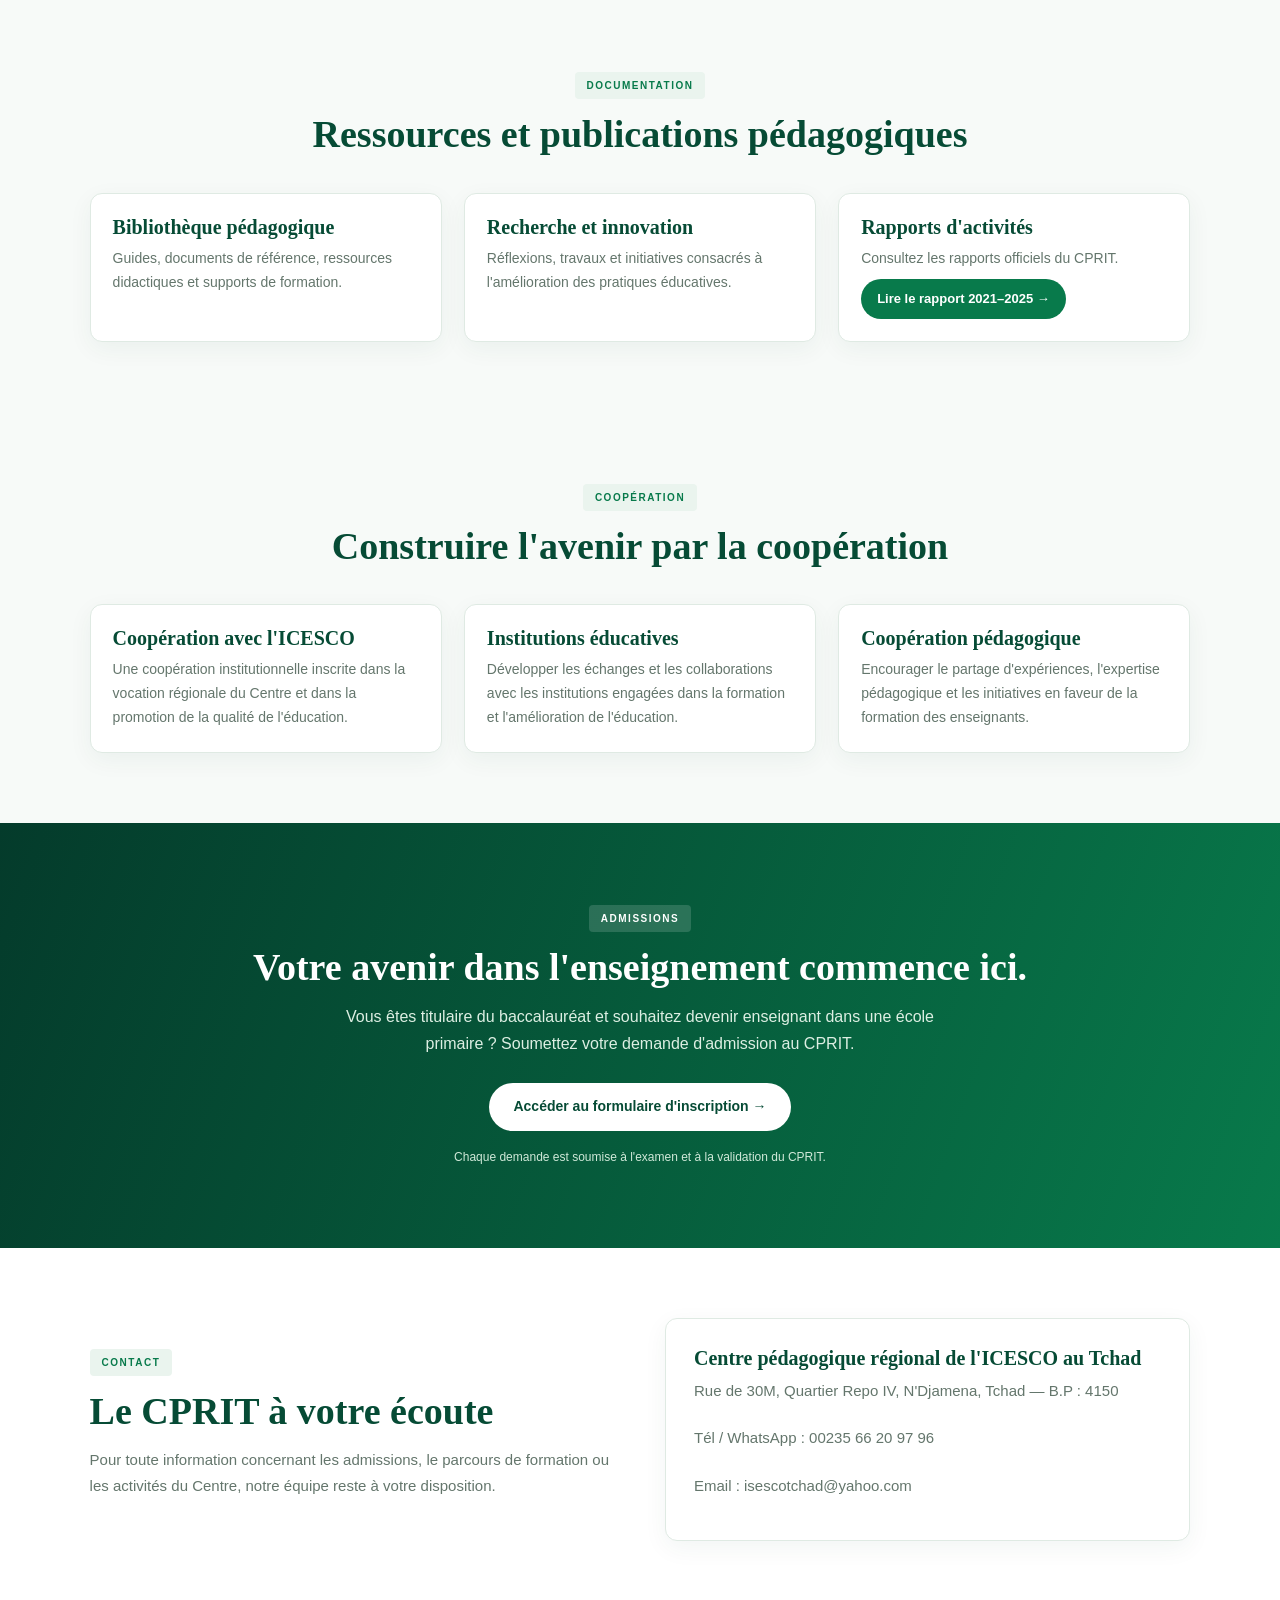
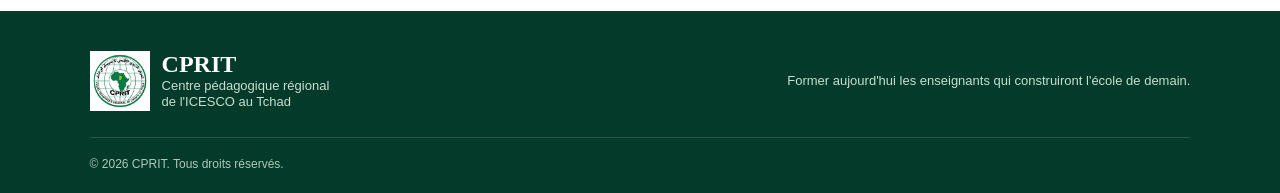
<file: index (1).html>
<!DOCTYPE html>
<html lang="fr" dir="ltr">
<head>
<meta charset="UTF-8">
<meta name="viewport" content="width=device-width, initial-scale=1">
<meta name="theme-color" content="#064B35">
<meta name="description" content="CPRIT — Centre pédagogique régional de l'ICESCO au Tchad.">
<title>CPRIT | Centre pédagogique régional de l'ICESCO au Tchad</title>
<link rel="stylesheet" href="styles.css?v=7">
</head>
<body>

<header class="header">
  <div class="header-top">
    <a class="brand" href="#accueil">
      <img src="assets/logo-cprit.png" alt="CPRIT">
      <span class="brand-text"><strong>CPRIT</strong>
        <small data-i18n="brandSubtitle">Centre pédagogique régional<br>de l'ICESCO au Tchad</small></span>
    </a>
    <div class="header-controls">
      <select id="languageSelect" class="language-select" aria-label="Langue">
        <option value="fr">Français</option><option value="en">English</option><option value="ar">العربية</option>
      </select>
      <a href="inscription.html" class="cta" data-i18n="navRegister">S'inscrire</a>
      <button class="menu-toggle" id="menuToggle" aria-label="Menu" aria-expanded="false">☰</button>
    </div>
  </div>
  <nav class="navigation" id="mainNav">
    <div class="dropdown"><button type="button" class="drop-btn" data-i18n="navHome">Accueil</button>
      <div class="drop-menu"><a href="#accueil" data-i18n="subWelcome">Bienvenue</a><a href="#actualites" data-i18n="subLatest">Communiqué et message du DG</a></div></div>
    <div class="dropdown"><button type="button" class="drop-btn" data-i18n="navCenter">Le Centre</button>
      <div class="drop-menu"><a href="#centre" data-i18n="subPresentation">Présentation</a><a href="#partenariats" data-i18n="navPartners">Partenariats</a></div></div>
    <div class="dropdown"><button type="button" class="drop-btn" data-i18n="navTraining">Formation</button>
      <div class="drop-menu"><a href="#formation" data-i18n="subTrack">Parcours de formation</a><a href="#competences" data-i18n="subSkills">Compétences visées</a><a href="#admission" data-i18n="navAdmission">Admission</a></div></div>
    <div class="dropdown"><button type="button" class="drop-btn" data-i18n="navPlatform">Plateforme</button>
      <div class="drop-menu"><a href="#espace-formateurs" data-i18n="subTrainers">Espace formateurs</a><a href="#espace-etudiants" data-i18n="subStudents">Espace futurs enseignants</a><a href="#assistant-ia" data-i18n="navAI">Assistant IA</a><a href="messagerie.html" data-i18n="subMail">Messagerie du personnel</a><a href="admin.html" data-i18n="subAdmin">Espace administration</a></div></div>
    <div class="dropdown"><button type="button" class="drop-btn" data-i18n="navNews">Actualités</button>
      <div class="drop-menu"><a href="#actualites" data-i18n="subNewsTop">À la une</a><a href="#slider" data-i18n="navGallery">Galerie</a><a href="#actualites-images" data-i18n="subNewsPhotos">Actualités en images</a></div></div>
    <div class="dropdown"><button type="button" class="drop-btn" data-i18n="navResources">Ressources</button>
      <div class="drop-menu"><a href="#publications" data-i18n="navPublications">Publications</a><a href="rapport-activites.html" data-i18n="navReports">Rapports d'activités</a></div></div>
    <div class="dropdown"><button type="button" class="drop-btn" data-i18n="navContact">Contact</button>
      <div class="drop-menu"><a href="#contact" data-i18n="subContactUs">Nous contacter</a><a href="inscription.html" data-i18n="subRegister">Inscription</a></div></div>
  </nav>
</header>

<main>
<section class="hero" id="accueil">
  <div class="hero-inner">
    <span class="eyebrow" data-i18n="eyebrow">FORMATION • PÉDAGOGIE • EXCELLENCE</span>
    <h1><span data-i18n="heroTitle">Former les enseignants</span> <em data-i18n="heroTitle2">qui bâtiront l'école de demain.</em></h1>
    <p data-i18n="heroDescription">Le Centre pédagogique régional de l'ICESCO au Tchad prépare les titulaires du baccalauréat au métier d'enseignant du primaire à travers un parcours professionnel de deux années.</p>
    <div class="actions">
      <a href="inscription.html" class="btn btn-solid" data-i18n="applyButton">Déposer une candidature →</a>
      <a href="#formation" class="btn btn-outline" data-i18n="discoverButton">Découvrir la formation</a>
    </div>
  </div>
</section>

<div class="strip">
  <div><strong>01</strong><span data-i18n="trust1">Formation initiale</span></div>
  <div><strong>02</strong><span data-i18n="trust2">Années de préparation</span></div>
  <div><strong>03</strong><span data-i18n="trust3">Apprentissage numérique</span></div>
</div>

<section class="section alt" id="actualites">
  <div class="slider" id="slider" aria-label="Photos du CPRIT"><div class="slides"><img src="assets/images/cprit-principal.jpg" alt="CPRIT"><img src="assets/images/cprit-cour-1.jpg" alt="CPRIT"><img src="assets/images/cprit-cour-2.jpg" alt="CPRIT"><img src="assets/images/cprit-cour-3.jpg" alt="CPRIT"></div><button class="s-btn prev" aria-label="Précédent">‹</button><button class="s-btn next" aria-label="Suivant">›</button><div class="dots"></div></div>
  <div class="grid g2">
    <article class="card featured">
      <span class="tag" data-i18n="contestTag">COMMUNIQUÉ OFFICIEL</span>
      <h3 data-i18n="contestTitle">Lancement du concours d'entrée — jeudi 19 novembre 2026</h3>
      <p data-i18n="contestText">Le Centre informe les candidats du lancement de son concours d'entrée le jeudi 19 novembre 2026.</p>
      <p><strong data-i18n="reentryTitle">Rentrée de la formation :</strong> <span data-i18n="reentryText">La rentrée est prévue en décembre 2026.</span></p>
    </article>
    <article class="card">
      <span class="tag" data-i18n="directorTag">MESSAGE DU DIRECTEUR GÉNÉRAL</span>
      <h3 data-i18n="directorTitle">Un message aux futurs candidats</h3>
      <p data-i18n="directorMessage">À l'occasion du lancement du concours du jeudi 19 novembre 2026, j'adresse mes encouragements à toutes les candidates et à tous les candidats. Cette étape marque une avancée importante dans notre engagement en faveur de la formation des futurs enseignants du primaire. Le CPRIT se prépare à accueillir la nouvelle promotion pour une rentrée prévue en décembre 2026. J'invite chacun à suivre les communications officielles du Centre. Ensemble, faisons de la qualité de l'éducation une priorité nationale.</p>
      <div class="signature"><strong data-i18n="directorName">Monsieur Youssouf Hassane Taha</strong><span data-i18n="directorRole">Directeur général du CPRIT</span></div>
    </article>
  </div>
</section>

<section class="section" id="centre">
  <div class="heading"><span class="label" data-i18n="aboutLabel">PRÉSENTATION</span><h2 data-i18n="aboutTitle">Un centre engagé pour l'avenir de l'éducation</h2></div>
  <div class="about">
    <blockquote data-i18n="aboutQuote">La qualité de l'éducation commence par la qualité de la formation des enseignants.</blockquote>
    <div><p data-i18n="aboutP1">Le Centre pédagogique régional de l'ICESCO au Tchad a pour vocation de contribuer à la préparation professionnelle des futurs enseignants du primaire.</p><p data-i18n="aboutP2">À travers une formation structurée sur deux années, le Centre accompagne les apprenants dans l'acquisition des connaissances, des compétences pédagogiques et des pratiques nécessaires à l'exercice du métier.</p><p data-i18n="aboutP3">Le numérique vient compléter cet accompagnement grâce à une plateforme dédiée aux cours, aux ressources pédagogiques et au suivi des apprentissages.</p></div>
  </div>
</section>

<section class="section alt" id="formation">
  <div class="heading center"><span class="label" data-i18n="trainingLabel">PARCOURS</span><h2 data-i18n="trainingTitle">Deux années pour devenir enseignant</h2><p data-i18n="trainingIntro">Un parcours destiné aux titulaires du baccalauréat qui souhaitent exercer dans l'enseignement primaire.</p></div>
  <div class="grid g2">
    <article class="card"><div class="num">01</div><span class="tag" data-i18n="yearOne">PREMIÈRE ANNÉE</span><h3 data-i18n="yearOneTitle">Développement des compétences linguistiques</h3><p data-i18n="yearOneDescription">Une année principalement consacrée au renforcement des compétences en français et en arabe, dans le cadre du bilinguisme, avec également un apprentissage de l'anglais conformément à l'orientation décidée par le Conseil du CPRIT.</p></article>
    <article class="card featured"><div class="num">02</div><span class="tag" data-i18n="yearTwo">DEUXIÈME ANNÉE</span><h3 data-i18n="yearTwoTitle">Formation pédagogique et professionnelle</h3><p data-i18n="yearTwoDescription">Une année consacrée aux sciences de l'éducation, à la pédagogie, à la didactique, à la préparation des leçons, à l'évaluation des apprentissages et au développement des compétences professionnelles.</p></article>
  </div>

  <div class="heading center sub" id="actualites-images"><span class="label" data-i18n="newsLabel">ACTUALITÉS ET ÉVÉNEMENTS</span><h2 data-i18n="newsPhotosTitle">Le CPRIT en actualités</h2></div>
  <div class="slider news" aria-label="Photos d'actualités"><div class="slides">
    <img src="assets/images/actualite-1.jpg" alt="Rencontre institutionnelle">
    <img src="assets/images/actualite-2.jpg" alt="Signature d'un document officiel">
  </div><button class="s-btn prev" aria-label="Précédent">‹</button><button class="s-btn next" aria-label="Suivant">›</button><div class="dots"></div></div>
  <div class="heading center sub" id="competences"><h2 data-i18n="skillsTitle">Les compétences à développer</h2></div>
  <div class="grid g3">
    <article class="card sm"><div class="num">01</div><h3 data-i18n="skill1Title">Planifier l'enseignement</h3><p data-i18n="skill1Text">Organiser les contenus, définir les objectifs et préparer des séquences adaptées au niveau des élèves.</p></article>
    <article class="card sm"><div class="num">02</div><h3 data-i18n="skill2Title">Transmettre les connaissances</h3><p data-i18n="skill2Text">Expliquer clairement les notions et utiliser des méthodes qui facilitent la compréhension et la participation.</p></article>
    <article class="card sm"><div class="num">03</div><h3 data-i18n="skill3Title">Organiser la classe</h3><p data-i18n="skill3Text">Créer un environnement de travail favorable, gérer le temps et accompagner les élèves avec équité.</p></article>
    <article class="card sm"><div class="num">04</div><h3 data-i18n="skill4Title">Évaluer et accompagner</h3><p data-i18n="skill4Text">Mesurer les progrès, repérer les difficultés et proposer des activités de remédiation.</p></article>
    <article class="card sm"><div class="num">05</div><h3 data-i18n="skill5Title">Agir avec responsabilité</h3><p data-i18n="skill5Text">Respecter l'éthique professionnelle, protéger les élèves et contribuer à un cadre scolaire inclusif.</p></article>
    <article class="card sm"><div class="num">06</div><h3 data-i18n="skill6Title">Utiliser le numérique</h3><p data-i18n="skill6Text">Exploiter les ressources numériques et les outils pédagogiques pour enrichir les situations d'apprentissage.</p></article>
  </div>
  <p class="notice" data-i18n="trainingValidation">Cette présentation décrit des domaines pédagogiques indicatifs. Les matières officielles, les volumes horaires, les modalités de stage, les évaluations et la certification doivent être confirmés par le CPRIT.</p>
</section>

<section class="section" id="plateforme">
  <div class="heading center"><span class="label" data-i18n="platformLabel">ENVIRONNEMENT NUMÉRIQUE</span><h2 data-i18n="platformTitle">Une plateforme au service de la formation</h2><p data-i18n="platformIntro">Des espaces numériques organisés pour accompagner les formateurs et les futurs enseignants du CPRIT.</p></div>
  <div class="grid g4">
    <article class="card sm" id="espace-formateurs"><div class="num">01</div><h3 data-i18n="trainerTitle">Espace Formateurs</h3><p data-i18n="trainerDescription">Publier les cours, partager les supports pédagogiques, organiser les exercices et suivre les résultats.</p><span class="tag" data-i18n="trainerAccess">ACCÈS PROFESSIONNEL</span></article>
    <article class="card sm" id="espace-etudiants"><div class="num">02</div><h3 data-i18n="studentTitle">Espace Futurs enseignants</h3><p data-i18n="studentDescription">Consulter les leçons, télécharger les documents, effectuer les exercices et suivre sa progression.</p><a href="connexion.html" class="btn btn-solid small" data-i18n="studentLogin">Accéder à mon espace</a></article>
    <article class="card sm"><div class="num">03</div><h3 data-i18n="onlineTitle">Formation en ligne</h3><p data-i18n="onlineDescription">Accéder à distance aux cours, vidéos, ressources pédagogiques et activités de formation.</p><span class="tag" data-i18n="onlineAccess">APPRENTISSAGE NUMÉRIQUE</span></article>
    <article class="card sm ai" id="assistant-ia"><img src="assets/images/cprit-robot.png" alt="Assistant IA du CPRIT"><h3 data-i18n="aiTitle">Assistant pédagogique IA</h3><p data-i18n="aiDescription">Poser des questions, demander des explications et obtenir une assistance pour mieux comprendre les notions étudiées.</p><a href="assistant-ia.html" class="btn btn-solid small" data-i18n="aiLink">Découvrir l'assistant →</a></article>
  </div>
  <p class="notice" data-i18n="platformNotice">Les espaces pédagogiques sont réservés aux apprenants inscrits et validés ainsi qu'aux formateurs autorisés par le CPRIT.</p>
</section>

<section class="section alt" id="publications">
  <div class="heading center"><span class="label" data-i18n="pubLabel">DOCUMENTATION</span><h2 data-i18n="pubTitle">Ressources et publications pédagogiques</h2></div>
  <div class="grid g3">
    <article class="card sm"><h3 data-i18n="pubTitle1">Bibliothèque pédagogique</h3><p data-i18n="pubText1">Guides, documents de référence, ressources didactiques et supports de formation.</p></article>
    <article class="card sm"><h3 data-i18n="pubTitle2">Recherche et innovation</h3><p data-i18n="pubText2">Réflexions, travaux et initiatives consacrés à l'amélioration des pratiques éducatives.</p></article>
    <article class="card sm"><h3 data-i18n="navReports">Rapports d'activités</h3><p data-i18n="reportsText">Consultez les rapports officiels du CPRIT.</p><a href="rapport-activites.html" class="btn btn-solid small" data-i18n="reportsLink">Lire le rapport 2021–2025 →</a></article>
  </div>
</section>

<section class="section alt" id="partenariats">
  <div class="heading center"><span class="label" data-i18n="partnersLabel">COOPÉRATION</span><h2 data-i18n="partnersTitle">Construire l'avenir par la coopération</h2></div>
  <div class="grid g3">
    <article class="card sm"><h3 data-i18n="partner1Title">Coopération avec l'ICESCO</h3><p data-i18n="partner1Text">Une coopération institutionnelle inscrite dans la vocation régionale du Centre et dans la promotion de la qualité de l'éducation.</p></article>
    <article class="card sm"><h3 data-i18n="partner2Title">Institutions éducatives</h3><p data-i18n="partner2Text">Développer les échanges et les collaborations avec les institutions engagées dans la formation et l'amélioration de l'éducation.</p></article>
    <article class="card sm"><h3 data-i18n="partner3Title">Coopération pédagogique</h3><p data-i18n="partner3Text">Encourager le partage d'expériences, l'expertise pédagogique et les initiatives en faveur de la formation des enseignants.</p></article>
  </div>
</section>

<section class="admission" id="admission">
  <span class="label light" data-i18n="admissionLabel">ADMISSIONS</span>
  <h2 data-i18n="admissionTitle">Votre avenir dans l'enseignement commence ici.</h2>
  <p data-i18n="admissionDescription">Vous êtes titulaire du baccalauréat et souhaitez devenir enseignant dans une école primaire ? Soumettez votre demande d'admission au CPRIT.</p>
  <a href="inscription.html" class="btn btn-white" data-i18n="admissionButton">Accéder au formulaire d'inscription →</a>
  <small data-i18n="admissionNote">Chaque demande est soumise à l'examen et à la validation du CPRIT.</small>
</section>

<section class="section" id="contact">
  <div class="about">
    <div><span class="label" data-i18n="contactLabel">CONTACT</span><h2 data-i18n="contactTitle">Le CPRIT à votre écoute</h2><p data-i18n="contactDescription">Pour toute information concernant les admissions, le parcours de formation ou les activités du Centre, notre équipe reste à votre disposition.</p></div>
    <div class="card">
      <h3 data-i18n="contactCenter">Centre pédagogique régional de l'ICESCO au Tchad</h3>
      <p>Rue de 30M, Quartier Repo IV, N'Djamena, Tchad — B.P : 4150</p>
      <p>Tél / WhatsApp : <a href="tel:0023566209796">00235 66 20 97 96</a></p>
      <p>Email : <a href="mailto:isescotchad@yahoo.com">isescotchad@yahoo.com</a></p>
    </div>
  </div>
</section>
</main>

<footer class="footer">
  <div class="footer-main">
    <div class="brand"><img src="assets/logo-cprit.png" alt="CPRIT"><span class="brand-text"><strong>CPRIT</strong><small data-i18n="brandSubtitle">Centre pédagogique régional<br>de l'ICESCO au Tchad</small></span></div>
    <p data-i18n="footerSlogan">Former aujourd'hui les enseignants qui construiront l'école de demain.</p>
  </div>
  <div class="footer-bottom">© <span id="year"></span> CPRIT. <span data-i18n="rights">Tous droits réservés.</span></div>
</footer>

<script src="translations.js?v=7"></script>
<script src="script.js?v=7"></script>
</body>
</html>
</file>
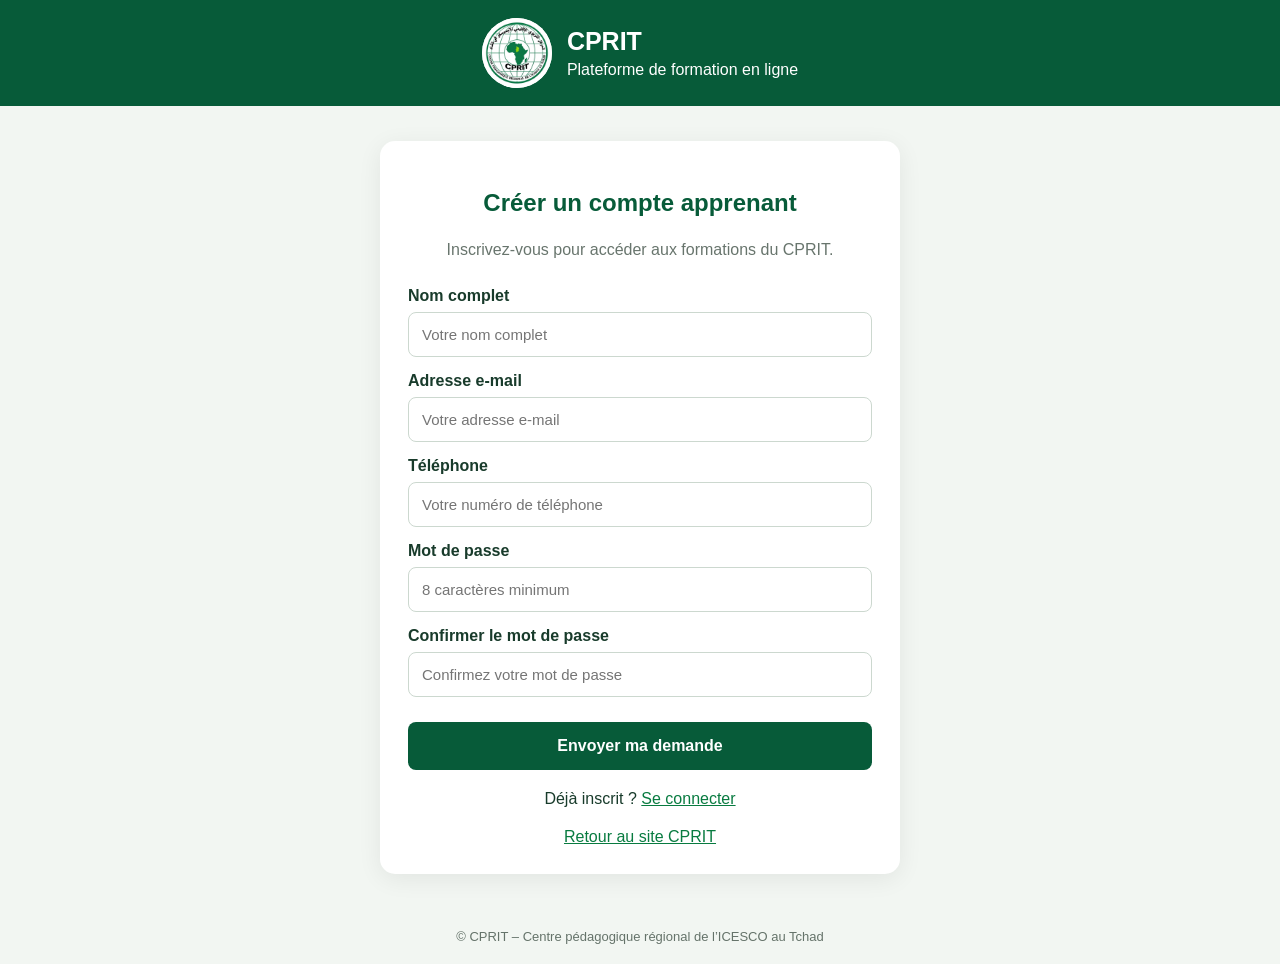
<file: inscription.html>
<!DOCTYPE html>
<html lang="fr">
<head>
  <meta charset="UTF-8">
  <meta name="viewport" content="width=device-width, initial-scale=1.0">
  <title>Inscription – CPRIT Formation</title>
  <link rel="stylesheet" href="inscription.css">
</head>
<body>
  <header>
    <img src="assets/logo-cprit.png" alt="Logo CPRIT">
    <div>
      <h1>CPRIT</h1>
      <p>Plateforme de formation en ligne</p>
    </div>
  </header>

  <main>
    <section class="form-card">
      <h2>Créer un compte apprenant</h2>
      <p class="intro">Inscrivez-vous pour accéder aux formations du CPRIT.</p>

      <form id="registerForm">
        <label>Nom complet</label>
        <input id="fullName" type="text" required placeholder="Votre nom complet">

        <label>Adresse e-mail</label>
        <input id="email" type="email" required placeholder="Votre adresse e-mail">

        <label>Téléphone</label>
        <input id="phone" type="tel" required placeholder="Votre numéro de téléphone">

        <label>Mot de passe</label>
        <input id="password" type="password" required minlength="8" placeholder="8 caractères minimum">

        <label>Confirmer le mot de passe</label>
        <input id="confirmPassword" type="password" required minlength="8" placeholder="Confirmez votre mot de passe">

        <button type="submit" id="submitButton">Envoyer ma demande</button>
      </form>

      <div id="message" role="status"></div>
      <p class="login-link">Déjà inscrit ? <a href="connexion.html">Se connecter</a></p>
      <a class="back-link" href="index.html">Retour au site CPRIT</a>
    </section>
  </main>

  <footer>© CPRIT – Centre pédagogique régional de l’ICESCO au Tchad</footer>

  <script type="module" src="inscription.js"></script>
</body>
</html>
</file>
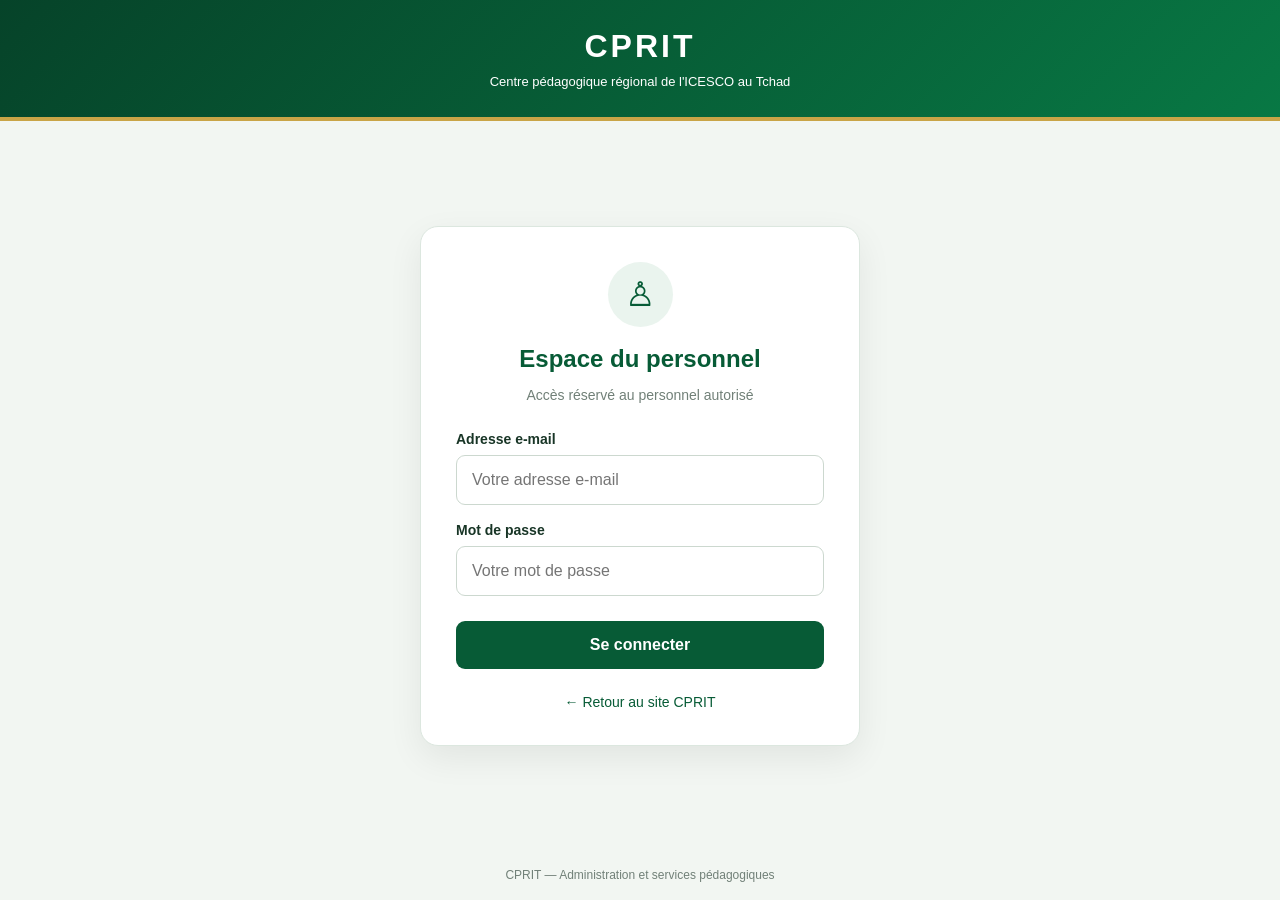
<file: personnel.html>
<!DOCTYPE html>
<html lang="fr">
<head>
  <meta charset="UTF-8">
  <meta name="viewport" content="width=device-width, initial-scale=1.0">
  <meta name="theme-color" content="#064329">
  <title>Espace du personnel | CPRIT</title>
  <link rel="stylesheet" href="personnel.css">
</head>
<body>

  <header>
    <h1>CPRIT</h1>
    <p>Centre pédagogique régional de l'ICESCO au Tchad</p>
  </header>

  <main>
    <section class="login-card">
      <div class="icon">♙</div>
      <h2>Espace du personnel</h2>
      <p class="subtitle">Accès réservé au personnel autorisé</p>

      <form id="personnelForm">
        <label for="email">Adresse e-mail</label>
        <input
          id="email"
          type="email"
          placeholder="Votre adresse e-mail"
          autocomplete="username"
          required
        >

        <label for="password">Mot de passe</label>
        <input
          id="password"
          type="password"
          placeholder="Votre mot de passe"
          autocomplete="current-password"
          required
        >

        <button id="loginButton" type="submit">
          Se connecter
        </button>
      </form>

      <p id="message" role="status"></p>
      <a class="back-link" href="index.html">← Retour au site CPRIT</a>
    </section>
  </main>

  <footer>
    CPRIT — Administration et services pédagogiques
  </footer>

  <script type="module" src="personnel.js"></script>
</body>
</html>
</file>
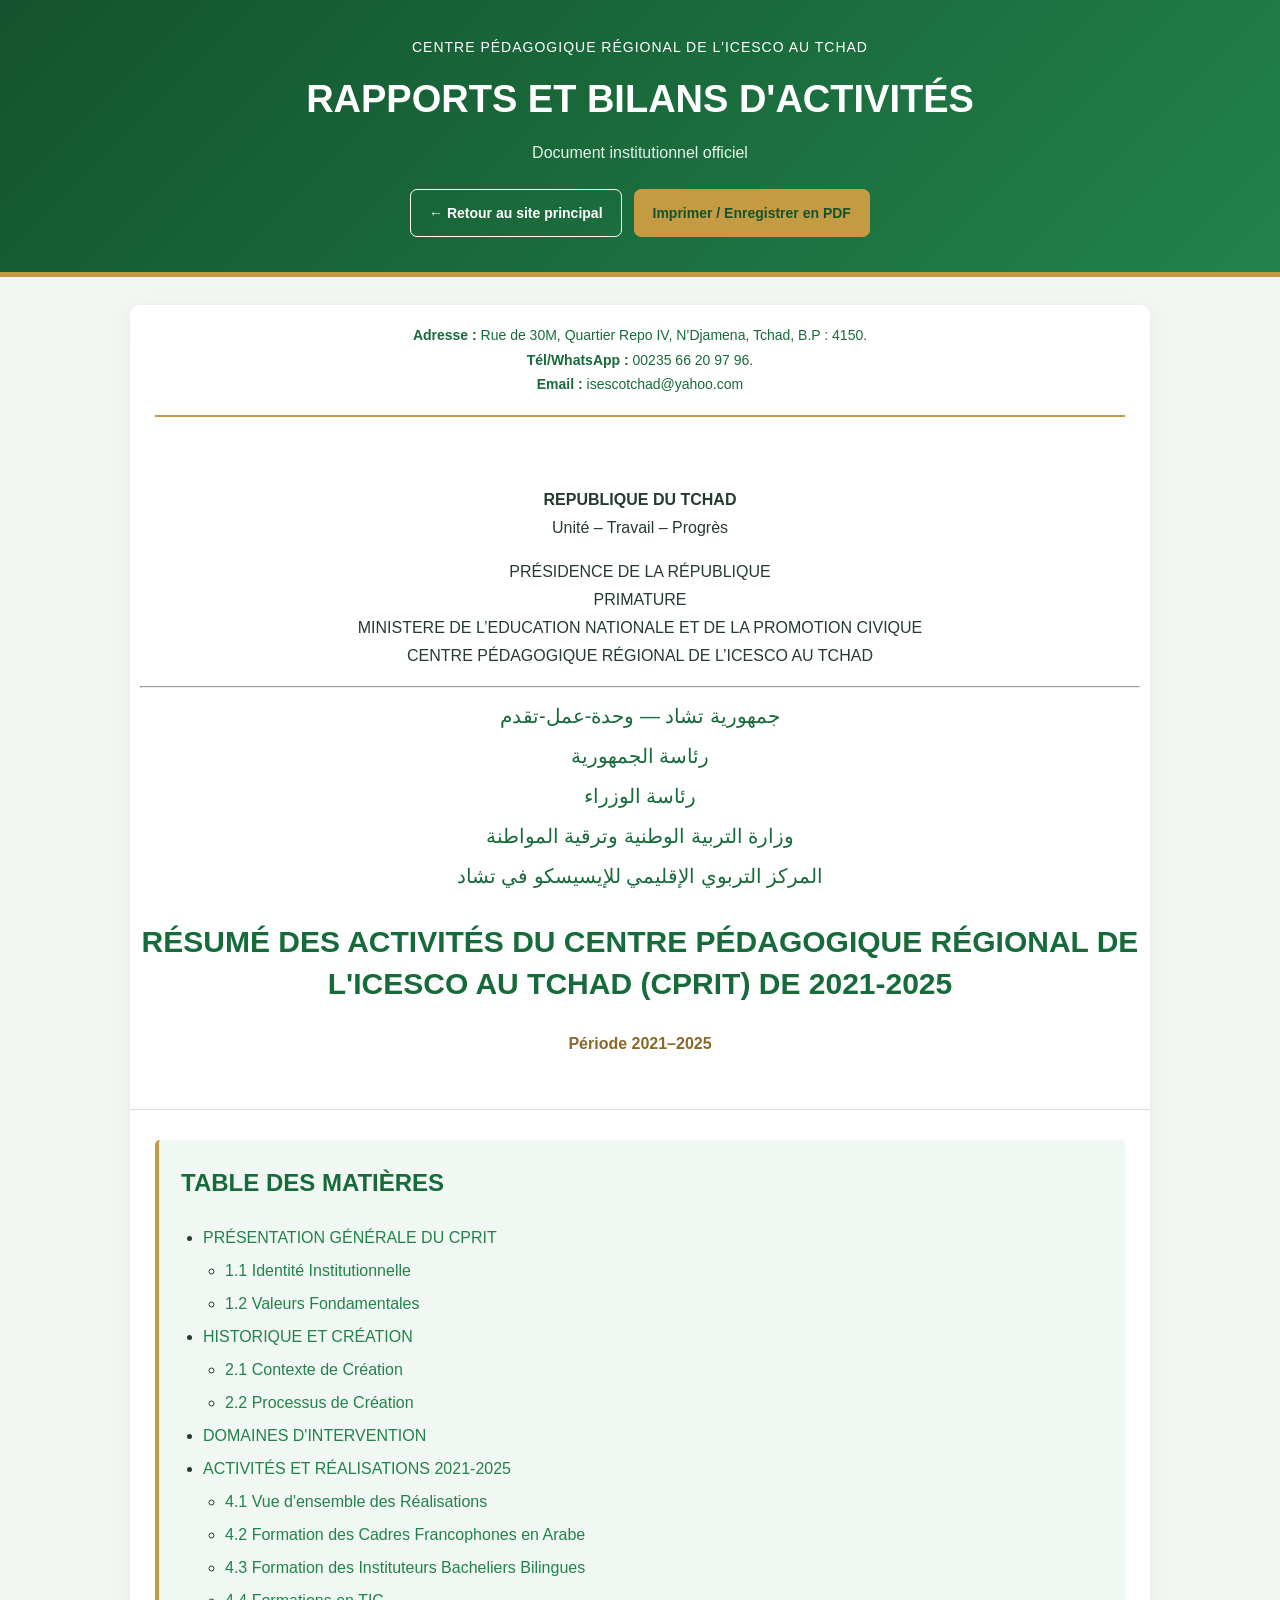
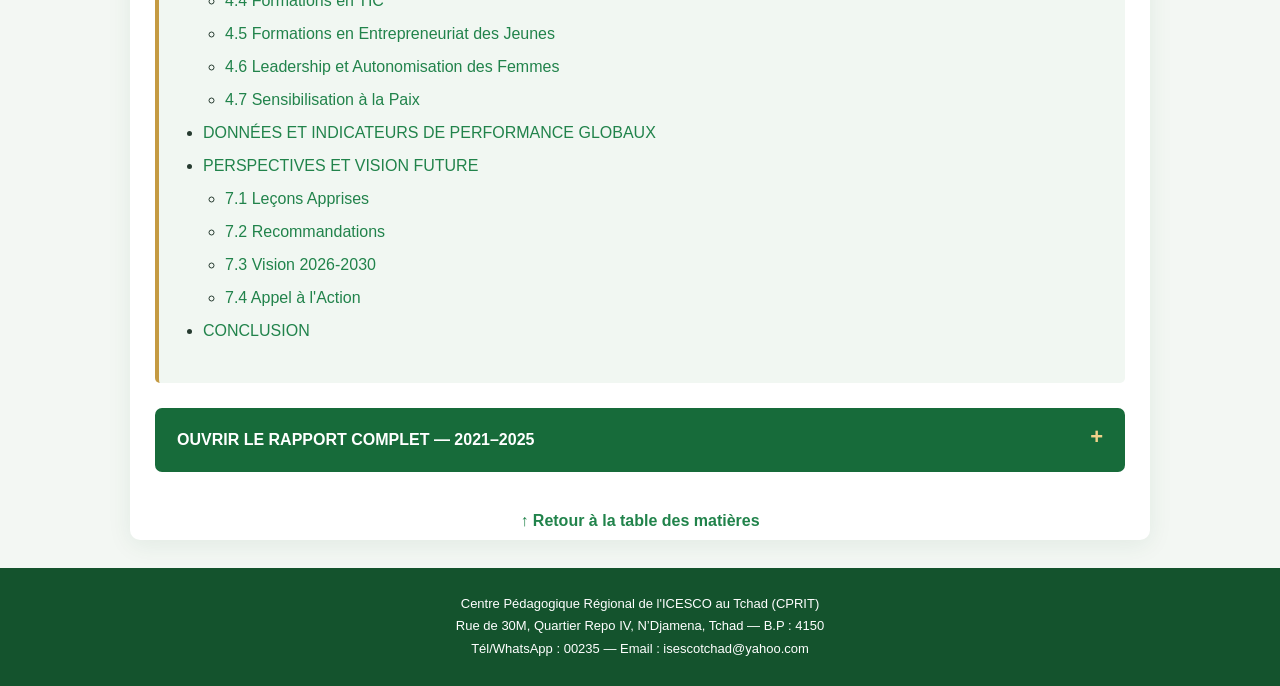
<file: rapport-activites.html>
<!DOCTYPE html>
<html lang="fr" dir="ltr">
<head>
<meta charset="UTF-8">
<meta name="viewport" content="width=device-width, initial-scale=1.0">
<meta name="description" content="Résumé des activités du Centre Pédagogique Régional de l'ICESCO au Tchad de 2021 à 2025.">
<meta name="theme-color" content="#14532D">
<title>Rapports et bilans d'activités | CPRIT</title>

<style>
:root {
  --navy:#176B3A;
  --blue:#21834B;
  --gold:#c49a42;
  --light:#f3f7f3;
  --text:#263b30;
}

*{box-sizing:border-box}
html{scroll-behavior:smooth}

body{
  margin:0;
  background:var(--light);
  color:var(--text);
  font-family:Arial,Helvetica,sans-serif;
  line-height:1.75;
}

header{
  background:linear-gradient(135deg,#14532D,#21834B);
  color:white;
  padding:35px 18px;
  text-align:center;
  border-bottom:5px solid var(--gold);
}

header .institution{
  font-size:14px;
  letter-spacing:1px;
  text-transform:uppercase;
}

header h1{
  max-width:900px;
  margin:15px auto;
  font-size:clamp(23px,4vw,38px);
  line-height:1.3;
}

header p{margin:5px 0;color:#e5f3e9}

.actions{
  display:flex;
  justify-content:center;
  flex-wrap:wrap;
  gap:12px;
  margin-top:22px;
}

.actions a,.actions button{
  display:inline-block;
  padding:11px 18px;
  border:1px solid var(--gold);
  border-radius:7px;
  background:var(--gold);
  color:#14532D;
  font-weight:bold;
  text-decoration:none;
  cursor:pointer;
  font-size:14px;
}

.actions a.secondary{
  background:transparent;
  color:white;
  border-color:white;
}

.container{
  max-width:1050px;
  margin:28px auto;
  padding:0 15px;
}

.paper{
  background:white;
  padding:0;
  border-radius:10px;
  box-shadow:0 5px 25px rgba(20,83,45,.08);
  overflow:hidden;
}

.contact{
  text-align:center;
  padding:18px;
  margin:0 25px 28px;
  border-bottom:2px solid var(--gold);
  color:var(--navy);
  font-size:14px;
}

.cover{
  text-align:center;
  padding:25px 10px 35px;
  border-bottom:1px solid #ddd;
  margin-bottom:30px;
}

.cover h2{
  color:var(--navy);
  font-size:clamp(21px,4vw,30px);
  line-height:1.4;
}

.cover .arabic{
  direction:rtl;
  font-size:20px;
  line-height:2;
  color:var(--navy);
}

.cover .motto{
  color:#8a6827;
  font-weight:bold;
  margin-top:15px;
}

.toc{
  background:#f1f7f2;
  border-left:4px solid var(--gold);
  padding:22px;
  margin:25px;
  border-radius:5px;
}

.toc h2{margin-top:0;color:var(--navy)}
.toc ul{padding-left:22px}
.toc a{color:var(--blue);text-decoration:none}
.toc a:hover{text-decoration:underline}

#rapportDocument{
  margin:20px 25px 35px;
}

#rapportDocument>summary{
  background:#176B3A;
  color:white;
  padding:18px 22px;
  border-radius:7px;
  cursor:pointer;
  font-weight:bold;
  list-style:none;
}

#rapportDocument>summary::-webkit-details-marker{
  display:none;
}

#rapportDocument>summary::after{
  content:"+";
  float:right;
  color:#f2d28a;
  font-size:22px;
  line-height:1;
}

#rapportDocument[open]>summary::after{
  content:"−";
}

.document-content{
  padding:20px 0;
}

section{margin:35px 0;scroll-margin-top:20px}

h2.section-title{
  color:var(--navy);
  font-size:23px;
  border-bottom:2px solid var(--gold);
  padding-bottom:9px;
}

h3{color:var(--blue);margin-top:25px}
h4{color:var(--navy);margin-bottom:5px}
ul{padding-left:24px}
li{margin:5px 0}

.data{
  width:100%;
  border-collapse:collapse;
  margin:15px 0 25px;
  font-size:14px;
}

.data th,.data td{
  border:1px solid #dce8df;
  padding:10px;
  text-align:left;
}

.data th{
  background:#176B3A;
  color:white;
}

.data tr:nth-child(even){background:#f1f7f2}

.highlight{
  background:#f8f4e9;
  border-left:4px solid var(--gold);
  padding:15px 18px;
  margin:18px 0;
}

footer{
  background:#14532D;
  color:white;
  text-align:center;
  padding:25px 15px;
  font-size:13px;
}

.back{
  display:block;
  text-align:center;
  margin:30px auto 5px;
  color:var(--blue);
  font-weight:bold;
  text-decoration:none;
}

@media(max-width:600px){
  .paper{padding:0}
  .contact{margin:0 15px 20px}
  .toc{margin:15px}
  #rapportDocument{margin:15px}
  .document-content{padding:15px}
  .data{font-size:12px}
  .data th,.data td{padding:7px}
  header{padding:28px 14px}
}

@media print{
  body{background:white}
  header{
    background:white!important;
    color:#14532D!important;
    border-bottom:2px solid #c49a42
  }
  header p{color:#14532D}
  .actions,.back,#rapportDocument>summary{display:none!important}
  .container{max-width:100%;margin:0;padding:0}
  .paper{box-shadow:none;padding:15px}
  .toc a{color:#14532D}
  #rapportDocument{margin:0}
  #rapportDocument:not([open])>.document-content{
    display:block!important
  }
  #rapportDocument[open]>.document-content{
    display:block!important
  }
  section{break-inside:avoid}
  footer{
    background:white;
    color:#14532D;
    border-top:1px solid #ccc
  }
}
</style>
</head>

<body>

<header>
  <div class="institution">Centre Pédagogique Régional de l'ICESCO au Tchad</div>
  <h1>RAPPORTS ET BILANS D'ACTIVITÉS</h1>
  <p>Document institutionnel officiel</p>
  <div class="actions">
    <a href="index.html" class="secondary">← Retour au site principal</a>
    <button onclick="window.print()">Imprimer / Enregistrer en PDF</button>
  </div>
</header>

<main class="container">
<div class="paper">

<div class="contact">
  <strong>Adresse :</strong> Rue de 30M, Quartier Repo IV, N’Djamena, Tchad, B.P : 4150.<br>
  <strong>Tél/WhatsApp :</strong> 00235 66 20 97 96.<br>
  <strong>Email :</strong> isescotchad@yahoo.com
</div>

<div class="cover">
  <p><strong>REPUBLIQUE DU TCHAD</strong><br>Unité – Travail – Progrès</p>
  <p>
    PRÉSIDENCE DE LA RÉPUBLIQUE<br>
    PRIMATURE<br>
    MINISTERE DE L’EDUCATION NATIONALE ET DE LA PROMOTION CIVIQUE<br>
    CENTRE PÉDAGOGIQUE RÉGIONAL DE L’ICESCO AU TCHAD
  </p>
  <hr>
  <div class="arabic">
    جمهورية تشاد — وحدة-عمل-تقدم<br>
    رئاسة الجمهورية<br>
    رئاسة الوزراء<br>
    وزارة التربية الوطنية وترقية المواطنة<br>
    المركز التربوي الإقليمي للإيسيسكو في تشاد
  </div>
  <h2>RÉSUMÉ DES ACTIVITÉS DU CENTRE PÉDAGOGIQUE RÉGIONAL DE L'ICESCO AU TCHAD (CPRIT) DE 2021-2025</h2>
  <p class="motto">Période 2021–2025</p>
</div>

<nav class="toc" id="sommaire">
<h2>TABLE DES MATIÈRES</h2>
<ul>
  <li><a href="#presentation">PRÉSENTATION GÉNÉRALE DU CPRIT</a>
    <ul>
      <li><a href="#identite">1.1 Identité Institutionnelle</a></li>
      <li><a href="#valeurs">1.2 Valeurs Fondamentales</a></li>
    </ul>
  </li>
  <li><a href="#historique">HISTORIQUE ET CRÉATION</a>
    <ul>
      <li><a href="#contexte">2.1 Contexte de Création</a></li>
      <li><a href="#processus">2.2 Processus de Création</a></li>
    </ul>
  </li>
  <li><a href="#domaines">DOMAINES D'INTERVENTION</a></li>
  <li><a href="#activites">ACTIVITÉS ET RÉALISATIONS 2021-2025</a>
    <ul>
      <li><a href="#vue-ensemble">4.1 Vue d'ensemble des Réalisations</a></li>
      <li><a href="#arabe">4.2 Formation des Cadres Francophones en Arabe</a></li>
      <li><a href="#instituteurs">4.3 Formation des Instituteurs Bacheliers Bilingues</a></li>
      <li><a href="#tic">4.4 Formations en TIC</a></li>
      <li><a href="#entrepreneuriat">4.5 Formations en Entrepreneuriat des Jeunes</a></li>
      <li><a href="#femmes">4.6 Leadership et Autonomisation des Femmes</a></li>
      <li><a href="#paix">4.7 Sensibilisation à la Paix</a></li>
    </ul>
  </li>
  <li><a href="#indicateurs">DONNÉES ET INDICATEURS DE PERFORMANCE GLOBAUX</a></li>
  <li><a href="#perspectives">PERSPECTIVES ET VISION FUTURE</a>
    <ul>
      <li><a href="#lecons">7.1 Leçons Apprises</a></li>
      <li><a href="#recommandations">7.2 Recommandations</a></li>
      <li><a href="#vision">7.3 Vision 2026-2030</a></li>
      <li><a href="#appel">7.4 Appel à l'Action</a></li>
    </ul>
  </li>
  <li><a href="#conclusion">CONCLUSION</a></li>
</ul>
</nav>

<details id="rapportDocument">
<summary>OUVRIR LE RAPPORT COMPLET — 2021–2025</summary>
<div class="document-content">

<section id="presentation">
<h2 class="section-title">1. PRÉSENTATION GÉNÉRALE DU CPRIT</h2>
<h3 id="identite">1.1 Identité Institutionnelle</h3>
<ul>
<li><strong>Nom :</strong> Centre Pédagogique Régional de l'ICESCO au Tchad (CPRIT)</li>
<li><strong>Statut :</strong> Institution régionale de l'Organisation Islamique pour l'Éducation, les Sciences et la Culture (ICESCO)</li>
<li><strong>Localisation :</strong> N'Djamena, République du Tchad</li>
<li><strong>Mandat :</strong> Promouvoir l'éducation de qualité, la formation professionnelle et le développement des capacités dans la région du Sahel, de l'Afrique Centrale et de l'Afrique de l'Ouest</li>
<li><strong>Vision :</strong> Être un centre d'excellence régional pour la formation, l'innovation pédagogique et le développement des ressources humaines</li>
<li><strong>Mission :</strong> Contribuer à l'amélioration de la qualité de l'éducation et de la formation à travers des programmes innovants, inclusifs et adaptés aux besoins du marché du travail</li>
</ul>

<h3 id="valeurs">1.2 Valeurs Fondamentales</h3>
<ul>
<li><strong>Excellence :</strong> Assurer la qualité dans tous les domaines d'intervention</li>
<li><strong>Inclusivité :</strong> Favoriser l'accès à l'éducation et à la formation pour tous, sans discrimination</li>
<li><strong>Innovation :</strong> Promouvoir les approches pédagogiques modernes et les nouvelles technologies de l'information et de la communication</li>
<li><strong>Équité :</strong> Réduire les inégalités et promouvoir l'égalité des sexes</li>
<li><strong>Durabilité :</strong> Assurer la pérennité des interventions et des résultats</li>
<li><strong>Partenariat :</strong> Collaborer avec les acteurs clés pour maximiser l'impact</li>
</ul>
</section>

<section id="historique">
<h2 class="section-title">2. HISTORIQUE ET CRÉATION</h2>
<h3 id="contexte">2.1 Contexte de Création</h3>
<p>Le Centre Pédagogique Régional de l'ICESCO au Tchad a été créé en réponse aux défis éducatifs majeurs identifiés dans la région du Sahel et de l'Afrique de l'Ouest. Ces défis incluaient :</p>
<ul>
<li><strong>Qualité insuffisante de l'éducation :</strong> Taux d'analphabétisme élevé et compétences pédagogiques limitées des enseignants</li>
<li><strong>Inadéquation des formations :</strong> Décalage entre les formations offertes et les besoins du marché du travail</li>
<li><strong>Faible intégration des TIC :</strong> Utilisation limitée des technologies dans l'éducation</li>
<li><strong>Inégalités de genre :</strong> Accès inégal à l'éducation et à la formation pour les femmes</li>
<li><strong>Manque de leadership :</strong> Capacités limitées en leadership et entrepreneuriat chez les jeunes</li>
</ul>

<h3 id="processus">2.2 Processus de Création</h3>
<p><strong>Synthèse chronologique :</strong></p>
<ul>
<li>Nov. 1994 : Adoption du projet des Centres pédagogiques par la 5e Conférence générale de l'ISESCO à Damas</li>
<li>14 nov. 1996 : Signature de l'accord de coopération ISESCO–Tchad ; création officielle du Centre Pédagogique de l'ISESCO au Tchad (CPID)</li>
<li>29 juin 2000 : Arrêté N°085/MEN/DG/CPIT/2000 du 29 juin 2000, portant régime juridique du diplôme de l'Enseignement Arabe (DNA) délivré par le Centre Pédagogique de l'ISESCO au Tchad (CPIT)</li>
<li>1996–2011 : Fonctionnement en locaux provisoires ; formation de plus de 3 600 enseignants</li>
<li>24 juin 2011 : Création de trois cellules de formation SARH, MOUNDOU et Mossoro par Arrêté N°243/PR/PM/MES/SG.DGEF/CPIT/2011</li>
<li>10 avr. 2012 : Pose de la 1ère pierre du futur siège permanent (quartier Repos II, N'Djaména)</li>
<li>12 avr. 2012 : Nouveau protocole d'accord élargissant la mission à 11 pays africains</li>
<li>2019 : Changement de nom : ISESCO → ICESCO ; nouvelle vision organisationnelle</li>
<li>2022–2023 : Diversification des formations (magistrature, langues africaines, entrepreneuriat)</li>
<li>27 nov. 2023 : Inauguration officielle du nouveau siège permanent ; 7 645 diplômés recrutés dans l'Éducation nationale</li>
<li>2024 : Ouverture aux lycéens pour les révisions pré-baccalauréat ; rayonnement national</li>
</ul>

<h4>Acteurs fondateurs :</h4>
<ul>
<li>Organisation Islamique pour l'Éducation, les Sciences et la Culture (ICESCO)</li>
<li>Gouvernement de la République du Tchad</li>
<li>Ministère de l'Éducation Nationale et de la Promotion Civique</li>
<li>Partenaires internationaux</li>
</ul>

<h4>Objectifs initiaux :</h4>
<ul>
<li>Établir un centre de formation de référence pour la région</li>
<li>Développer les capacités pédagogiques des enseignants</li>
<li>Promouvoir l'éducation bilingue (arabe-français)</li>
<li>Intégrer les technologies dans l'éducation</li>
<li>Favoriser l'autonomisation des jeunes et femmes vulnérables</li>
</ul>
</section>

<section id="domaines">
<h2 class="section-title">3. DOMAINES D'INTERVENTION</h2>

<h3>Formation des Cadres Francophones en Arabe</h3>
<ul>
<li><strong>Objectif :</strong> Former des cadres francophones compétents en langue arabe pour promouvoir le bilinguisme et la coopération régionale.</li>
<li><strong>Public cible :</strong> Cadres de l'administration publique, enseignants et formateurs, professionnels du secteur privé, étudiants universitaires, jeunes professionnels.</li>
<li><strong>Contenu :</strong> Arabe moderne standard, arabe administratif et commercial, communication interculturelle, traduction et interprétation, littérature et culture arabe.</li>
<li><strong>Méthodologie :</strong> Cours théoriques et pratiques, immersion linguistique, échanges avec des locuteurs natifs, ressources multimédias, évaluation continue.</li>
<li><strong>Durée :</strong> 3 à 12 mois selon le niveau et le programme.</li>
</ul>

<h3>Formation des Instituteurs Bacheliers Bilingues</h3>
<ul>
<li><strong>Objectif :</strong> Former des instituteurs compétents en enseignement bilingue (arabe-français) pour améliorer la qualité de l'éducation de base.</li>
<li><strong>Public cible :</strong> Bacheliers souhaitant devenir instituteurs, instituteurs en exercice cherchant à améliorer leurs compétences, formateurs d'enseignants.</li>
<li><strong>Contenu :</strong> Pédagogie de l'enseignement bilingue, didactique du français et de l'arabe, développement de l'enfant et apprentissage, gestion de classe inclusive, intégration des TIC, évaluation des apprentissages.</li>
<li><strong>Méthodologie :</strong> Cours théoriques et pratiques, stages en écoles, travaux de groupe et projets, mentorat, évaluation des compétences pédagogiques.</li>
<li><strong>Durée :</strong> 12 à 24 mois (formation initiale ou continue).</li>
</ul>

<h3>Formations en TIC (Basic et Avancé)</h3>
<ul>
<li><strong>Objectif :</strong> Développer les compétences numériques de base et avancées pour favoriser l'intégration des technologies dans l'éducation et le travail.</li>
<li><strong>Public cible :</strong> Enseignants, formateurs, étudiants, jeunes, professionnels en reconversion, administrateurs, gestionnaires, femmes.</li>
<li><strong>Contenu :</strong> Utilisation de l'ordinateur, traitement de texte (Word, LibreOffice), tableurs (Excel, Calc), présentation (PowerPoint, Impress), Internet et email, sécurité informatique, programmation et développement web, bases de données, graphisme, montage vidéo, cybersécurité, intelligence artificielle et données, gestion de projets numériques.</li>
<li><strong>Méthodologie :</strong> Cours théoriques et pratiques, travaux sur ordinateur, projets concrets, apprentissage par projet, certification professionnelle.</li>
<li><strong>Durée :</strong> 1 à 6 mois selon le niveau et le programme.</li>
</ul>

<h3>Formations en Entrepreneuriat des Jeunes</h3>
<ul>
<li><strong>Objectif :</strong> Développer l'esprit entrepreneurial et les compétences de gestion d'entreprise chez les jeunes pour favoriser la création d'emplois et la croissance économique.</li>
<li><strong>Public cible :</strong> Jeunes (15-35 ans), étudiants, demandeurs d'emploi, jeunes entrepreneurs en herbe, jeunes femmes cherchant l'autonomie économique.</li>
<li><strong>Contenu :</strong> Esprit entrepreneurial, identification d'opportunités, élaboration de plans d'affaires, gestion financière et comptabilité, marketing et vente, gestion des ressources humaines, négociation, gestion des risques, accès au financement, formalisation d'entreprise.</li>
<li><strong>Méthodologie :</strong> Cours théoriques et études de cas, ateliers participatifs, mentorat par des entrepreneurs expérimentés, plans d'affaires réels, simulations, visites d'entreprises.</li>
<li><strong>Durée :</strong> 2 à 6 mois.</li>
</ul>

<h3>Formations en Leadership et Autonomisation des Femmes</h3>
<ul>
<li><strong>Objectif :</strong> Développer les compétences de leadership chez les femmes pour favoriser leur participation aux processus décisionnels et leur autonomisation.</li>
<li><strong>Public cible :</strong> Femmes leaders actuelles et potentielles, femmes entrepreneurs, femmes dans l'administration et les organisations, jeunes femmes, femmes dans les communautés locales.</li>
<li><strong>Contenu :</strong> Concepts et styles de leadership, leadership transformationnel, prise de décision, communication efficace, gestion des conflits, négociation, gestion du temps, confiance en soi, réseautage, droits des femmes et égalité des sexes, entrepreneuriat féminin.</li>
<li><strong>Méthodologie :</strong> Cours théoriques et pratiques, ateliers interactifs, jeux de rôle, mentorat par des femmes leaders, études de cas, coaching individuel.</li>
<li><strong>Durée :</strong> 2 à 6 mois.</li>
</ul>

<h3>Sensibilisation à la Paix et à la Cohabitation Pacifique</h3>
<ul>
<li><strong>Objectif :</strong> Promouvoir la paix, la tolérance et la cohabitation pacifique pour renforcer la cohésion sociale et prévenir les conflits.</li>
<li><strong>Public cible :</strong> Étudiants, jeunes, enseignants, formateurs, leaders communautaires, organisations de la société civile, autorités locales, population générale.</li>
<li><strong>Contenu :</strong> Concepts de paix et de conflit, causes et conséquences, prévention, résolution pacifique, dialogue interculturel et interreligieux, tolérance, droits humains, citoyenneté, justice et réconciliation.</li>
<li><strong>Méthodologie :</strong> Ateliers, séminaires, débats, jeux de rôle, films et documentaires, études de cas, témoignages, activités communautaires, campagnes de sensibilisation.</li>
<li><strong>Durée :</strong> Ateliers d'une journée à plusieurs semaines avec des soirées culturelles.</li>
</ul>
</section>

<section id="activites">
<h2 class="section-title">4. ACTIVITÉS ET RÉALISATIONS 2021-2025</h2>
<h3 id="vue-ensemble">4.1 Vue d'ensemble des Réalisations</h3>
<p>Pendant la période 2021-2025, le CPRIT a mené des activités intensives dans tous ses domaines d'intervention avec des données chiffrées détaillées ci-dessous.</p>

<h3 id="arabe">4.2 Formation des Cadres Francophones en Arabe</h3>
<ul>
<li>Nombre de formations organisées : 3 (2021) | 4 (2022) | 4 (2023) | 3 (2024) | 2 (2025) — TOTAL : 16</li>
<li>Nombre de participants : 100 (2021) | 118 (2022) | 100 (2023) | 100 (2024) | 80 (2025) — TOTAL : 498</li>
<li>Nombre de formateurs mobilisés : 3 | 2 | 3 | 3 | 2 — TOTAL : 13</li>
<li>Durée moyenne : 4 mois par formation</li>
<li>Taux de réussite : 92% | 94% | 95% | 96% | 93% — Moyenne : 94%</li>
</ul>

<h3 id="instituteurs">4.3 Formation des Instituteurs Bacheliers Bilingues</h3>
<ul>
<li>Nombre de formations organisées : 2 | 2 | 2 | 3 | 3 — TOTAL : 12</li>
<li>Nombre de participants : 1 036 | 827 | 1 043 | 939 | 1 039 — TOTAL : 4 884</li>
<li>Nombre de formateurs mobilisés : 21 | 20 | 19 | 15 | 22 — TOTAL : 97</li>
<li>Durée moyenne : 12 mois</li>
<li>Taux de réussite : 86,78% | 78,84% | 72,96% | 81,47% | 86,62% — Moyenne : 81,33%</li>
</ul>

<h3 id="tic">4.4 Formations en TIC (Basic et Avancé)</h3>
<ul>
<li>Nombre de formations organisées : 6 | 4 | 8 | 8 | 12 — TOTAL : 38</li>
<li>Nombre de participants : 150 | 100 | 200 | 200 | 300 — TOTAL : 950</li>
<li>Nombre de formateurs mobilisés : 3 | 2 | 2 | 3 | 2 — TOTAL : 12</li>
<li>Durée moyenne : 2 semaines</li>
<li>Taux de réussite : 92% | 94% | 95% | 96% | 93% — Moyenne : 94%</li>
<li>Nombre de certificats délivrés : 138 | 94 | 190 | 192 | 279 — TOTAL : 893</li>
</ul>

<h3 id="entrepreneuriat">4.5 Formations en Entrepreneuriat des Jeunes</h3>
<ul>
<li>Nombre de formations organisées : 0 (2021) | 0 (2022) | 2 (2023) | 3 (2024) | 8 (2025) — TOTAL : 10</li>
<li>Nombre de participants : 0 | 0 | 50 | 60 | 250 — TOTAL : 360</li>
<li>Nombre de formateurs mobilisés : 0 | 0 | 4 | 3 | 4 — TOTAL : 11</li>
<li>Durée moyenne : 1 semaine</li>
<li>Taux de participation : 98% | 96% | 98% — Moyenne : 97%</li>
<li>Nombre d'attestations délivrées : 49 | 58 | 245 — TOTAL : 352</li>
</ul>

<h3 id="femmes">4.6 Formations en Leadership et Autonomisation des Femmes</h3>
<ul>
<li>Nombre de formations organisées : 0 | 0 | 4 | 4 | 6 — TOTAL : 14</li>
<li>Nombre de participants : 0 | 0 | 75 | 100 | 200 — TOTAL : 375</li>
<li>Nombre de formateurs mobilisés : 0 | 0 | 4 | 3 | 4 — TOTAL : 11</li>
<li>Durée moyenne : 5 jours</li>
<li>Taux de participation : 98% | 97% | 97% — Moyenne : 97%</li>
<li>Nombre d'attestations délivrées : 74 | 97 | 194 — TOTAL : 365</li>
</ul>

<h3 id="paix">4.7 Sensibilisation à la Paix et à la Cohabitation Pacifique</h3>
<ul>
<li>Nombre d'ateliers de formations organisées : 0 | 0 | 0 | 2 | 5 — TOTAL : 7</li>
<li>Nombre de participants : 0 | 0 | 0 | 300 | 500 — TOTAL : 800</li>
<li>Nombre de formateurs mobilisés : 0 | 0 | 0 | 4 | 4 — TOTAL : 8</li>
<li>Durée moyenne : 5 jours</li>
<li>Taux de participation : 97% | 98% — Moyenne : 97,5%</li>
<li>Nombre d'attestations délivrées : 291 | 485 — TOTAL : 776</li>
</ul>
</section>

<section id="indicateurs">
<h2 class="section-title">5. DONNÉES ET INDICATEURS DE PERFORMANCE GLOBAUX (2021-2025)</h2>
<div style="overflow-x:auto">
<table class="data">
<thead>
<tr>
<th>Domaine d'Intervention</th>
<th>Nombre de Formations</th>
<th>Nombre de Participants</th>
<th>Taux de Réussite / Participation</th>
</tr>
</thead>
<tbody>
<tr><td>Formation Arabe</td><td>16</td><td>498</td><td>94%</td></tr>
<tr><td>Instituteurs Bilingues</td><td>12</td><td>4 884</td><td>81,33%</td></tr>
<tr><td>Formations en TIC (Basic et Avancé)</td><td>38</td><td>950</td><td>94%</td></tr>
<tr><td>Entrepreneuriat</td><td>10</td><td>360</td><td>97%</td></tr>
<tr><td>Leadership et autonomisation des Femmes</td><td>14</td><td>375</td><td>97,5%</td></tr>
<tr><td>Formation et Sensibilisation Paix</td><td>7 ateliers</td><td>800</td><td>97%</td></tr>
<tr><th>TOTAL</th><th>97</th><th>7 867</th><th>93,47% (Moyenne)</th></tr>
</tbody>
</table>
</div>
</section>

<section id="perspectives">
<h2 class="section-title">6. PERSPECTIVES ET VISION FUTURE</h2>

<h3 id="lecons">7.1 Leçons Apprises</h3>
<ul>
<li><strong>Succès :</strong> Approche participative et inclusive favorisant l'engagement, intégration des données pour un suivi rigoureux, partenariats stratégiques renforcés, adaptation des formations aux besoins locaux.</li>
<li><strong>Défis :</strong> Ressources financières limitées, capacités techniques insuffisantes dans certaines zones, faible engagement politique dans certains domaines, difficultés d'accès dans les zones rurales éloignées.</li>
</ul>

<h3 id="recommandations">7.2 Recommandations</h3>
<ul>
<li><strong>Pour le Gouvernement :</strong> Augmenter l'allocation budgétaire à l'éducation et la formation, intégrer les formations du CPRIT dans les politiques nationales, faciliter l'accès aux zones rurales, soutenir la certification des formations.</li>
<li><strong>Pour les Partenaires :</strong> Augmenter le soutien financier et technique, renforcer les partenariats stratégiques, partager les bonnes pratiques, contribuer à la durabilité des interventions.</li>
<li><strong>Pour le CPRIT :</strong> Diversifier les sources de financement, renforcer les capacités du personnel, améliorer l'accès aux zones rurales, intégrer davantage les technologies numériques, renforcer le suivi et l'évaluation.</li>
</ul>

<h3 id="vision">7.3 Vision 2026-2030</h3>
<p>Le CPRIT aspire à devenir un centre d'excellence régional pour :</p>
<ul>
<li><strong>L'Éducation de Qualité :</strong> Former 2 000 enseignants par an et alphabétiser 5 000 adultes.</li>
<li><strong>L'Innovation et la Technologie :</strong> Créer 20 startups technologiques et développer 5 solutions d'IA.</li>
<li><strong>L'Entrepreneuriat :</strong> Créer 3 000 micro-entreprises et 10 000 emplois.</li>
<li><strong>L'Autonomisation des Femmes :</strong> Autonomiser 2 000 femmes supplémentaires.</li>
<li><strong>La Paix et la Cohésion :</strong> Réduire les conflits de 40% et renforcer la cohésion sociale.</li>
</ul>

<h3 id="appel">7.4 Appel à l'Action</h3>
<p>Le CPRIT invite tous les acteurs (gouvernement, bailleurs de fonds, partenaires, société civile, secteur privé) à soutenir la mise en œuvre du Plan Stratégique 2026-2030, mobiliser les ressources nécessaires, renforcer les partenariats et contribuer au développement durable du Tchad et de la région.</p>
</section>

<section id="conclusion">
<h2 class="section-title">CONCLUSION</h2>
<p>Le Centre Pédagogique Régional de l'ICESCO au Tchad (CPRIT) a réalisé des progrès significatifs au cours de la période 2021-2025. Avec plus de 7 867 bénéficiaires formés et 2 300 personnes sensibilisées à la paix, le CPRIT a démontré son impact positif sur le développement du Tchad.</p>
<p>Grâce à son approche intégrée, participative et axée sur les résultats, le CPRIT continue à contribuer à l'amélioration de la qualité de l'éducation, à la création d'emplois, à l'autonomisation des femmes et à la promotion de la paix.</p>
<p>Avec le soutien continu de ses partenaires et l'engagement du gouvernement, le CPRIT est bien positionné pour mettre en œuvre son ambitieux Plan Stratégique 2026-2030 et réaliser sa vision d'être un centre d'excellence régional pour l'éducation, la formation et le développement des capacités.</p>
</section>

</div>
</details>

<a class="back" href="#sommaire">↑ Retour à la table des matières</a>

</div>
</main>

<footer>
  Centre Pédagogique Régional de l'ICESCO au Tchad (CPRIT)<br>
  Rue de 30M, Quartier Repo IV, N’Djamena, Tchad — B.P : 4150<br>
  Tél/WhatsApp : 00235  — Email : isescotchad@yahoo.com
</footer>

</body>
</html>
</file>
<file: admin.css>
:root {
  --green: #075b36;
  --green-dark: #043c29;
  --green-light: #eaf4ee;
  --gold: #c9a447;
  --red: #b52d2d;
  --text: #20352a;
  --muted: #718078;
  --border: #dce7df;
  --background: #f2f6f3;
  --white: #ffffff;
  --shadow: 0 8px 28px #173d2810;
}

* {
  box-sizing: border-box;
}

body {
  margin: 0;
  font-family: Arial, Helvetica, sans-serif;
  background: var(--background);
  color: var(--text);
  min-height: 100vh;
}

header {
  background: linear-gradient(135deg, var(--green-dark), var(--green));
  color: white;
  padding: 30px 20px;
  text-align: center;
  border-bottom: 4px solid var(--gold);
  box-shadow: 0 4px 18px #00000018;
}

header h1 {
  margin: 0;
  font-size: 32px;
  letter-spacing: 3px;
  font-weight: 800;
}

header p {
  margin: 9px 0 0;
  color: #e2eee6;
  font-size: 14px;
  letter-spacing: 1px;
}

main {
  width: 94%;
  max-width: 1200px;
  margin: 32px auto;
}

section {
  background: var(--white);
  padding: 26px;
  border: 1px solid var(--border);
  border-radius: 16px;
  box-shadow: var(--shadow);
}

h2, h3, h4 {
  color: var(--green);
}

h2 {
  font-size: 23px;
  margin-top: 0;
}

h3 {
  font-size: 20px;
  margin-top: 0;
}

h4 {
  font-size: 16px;
}

p {
  line-height: 1.6;
}

#loginSection {
  max-width: 470px;
  margin: 55px auto;
  padding: 35px;
}

#loginSection h2 {
  text-align: center;
  margin-bottom: 18px;
}

#loginSection > p {
  text-align: center;
  color: var(--muted);
  margin-bottom: 25px;
}

input {
  display: block;
  width: 100%;
  padding: 15px;
  margin: 16px 0;
  border: 1px solid #ccd8cf;
  border-radius: 9px;
  background: #fbfdfb;
  color: var(--text);
  font-size: 16px;
  outline: none;
}

input:focus {
  border-color: var(--green);
  box-shadow: 0 0 0 3px #075b3618;
}

button {
  background: var(--green);
  color: white;
  border: 0;
  padding: 13px 20px;
  border-radius: 9px;
  cursor: pointer;
  font-weight: bold;
  font-size: 14px;
  transition: background 0.2s, transform 0.2s;
}

button:hover {
  background: var(--green-dark);
  transform: translateY(-1px);
}

button:disabled {
  opacity: 0.6;
  cursor: not-allowed;
  transform: none;
}

#loginForm button {
  width: 100%;
  margin-top: 8px;
  padding: 15px;
}

#dashboard {
  min-height: 300px;
}

.top {
  display: flex;
  align-items: center;
  justify-content: space-between;
  flex-wrap: wrap;
  gap: 15px;
  padding-bottom: 20px;
  border-bottom: 1px solid var(--border);
}

.top h2 {
  margin: 0;
}

.top p {
  margin: 6px 0;
  color: var(--muted);
}

#userRole {
  color: var(--green) !important;
  font-weight: bold;
}

#logoutBtn {
  background: var(--red);
}

#logoutBtn:hover {
  background: #852020;
}

#message {
  font-weight: bold;
  color: var(--green);
  margin: 18px 0;
  overflow-wrap: anywhere;
}

/* ESPACES DES RESPONSABLES */

#directorDashboard,
#deputyDashboard,
#financeDashboard,
#secretariatDashboard {
  margin-top: 25px;
  background: #fbfdfb;
  border: 1px solid var(--border);
  border-radius: 14px;
  padding: 25px;
  box-shadow: none;
}

#directorDashboard {
  border-top: 4px solid var(--gold);
}

#deputyDashboard {
  border-top: 4px solid #2878a8;
}

#financeDashboard {
  border-top: 4px solid #27815a;
}

#secretariatDashboard {
  border-top: 4px solid #7a65a8;
}

#directorContent,
#deputyContent,
#financeContent,
#secretariatContent {
  margin-top: 20px;
}

#directorContent h4,
#deputyContent h4,
#financeContent h4,
#secretariatContent h4 {
  margin-bottom: 8px;
}

#directorContent p,
#deputyContent p,
#financeContent p,
#secretariatContent p {
  color: var(--muted);
}

/* CARTES DES APPRENANTS */

#learners {
  margin-top: 20px;
}

.learner-card {
  background: white;
  border: 1px solid var(--border);
  border-left: 5px solid var(--gold);
  border-radius: 12px;
  padding: 20px;
  margin-top: 16px;
  box-shadow: 0 4px 14px #00000008;
}

.learner-card h3 {
  color: var(--green);
  font-size: 18px;
  margin: 0 0 13px;
}

.learner-card p {
  color: var(--muted);
  font-size: 14px;
  margin: 7px 0;
}

.actions {
  display: flex;
  gap: 10px;
  flex-wrap: wrap;
  margin-top: 18px;
  padding-top: 15px;
  border-top: 1px solid #edf1ed;
}

.approve {
  background: #087844;
}

.reject {
  background: var(--red);
}

/* RESPONSIVE */

@media (max-width: 600px) {
  header {
    padding: 24px 15px;
  }

  header h1 {
    font-size: 27px;
  }

  main {
    width: 94%;
    margin: 20px auto;
  }

  section {
    padding: 19px;
    border-radius: 12px;
  }

  #loginSection {
    margin: 30px auto;
    padding: 24px 18px;
  }

  h2 {
    font-size: 20px;
  }

  .top {
    align-items: stretch;
  }

  #logoutBtn {
    width: 100%;
  }

  #directorDashboard,
  #deputyDashboard,
  #financeDashboard,
  #secretariatDashboard {
    padding: 17px;
  }

  .learner-card {
    padding: 16px;
  }

  .actions button {
    flex: 1;
    min-width: 110px;
  }
}

button:focus-visible,
input:focus-visible {
  outline: 3px solid #c9a44788;
  outline-offset: 2px;
}

[hidden] {
  display: none !important;
}
.director-stats {
  display: grid;
  grid-template-columns: repeat(auto-fit, minmax(180px, 1fr));
  gap: 15px;
  margin: 20px 0 30px;
}

.stat-card {
  background: white;
  border: 1px solid var(--border);
  border-top: 4px solid var(--gold);
  border-radius: 12px;
  padding: 20px;
  box-shadow: 0 4px 14px #00000008;
}

.stat-card span {
  display: block;
  color: var(--muted);
  font-size: 13px;
  line-height: 1.5;
}

.stat-card strong {
  display: block;
  color: var(--green);
  font-size: 30px;
  margin-top: 10px;
}

#staffForm {
  display: grid;
  grid-template-columns: repeat(2, minmax(0, 1fr));
  gap: 12px;
  margin: 20px 0;
}

#staffForm input,
#staffForm select {
  width: 100%;
  min-width: 0;
  padding: 14px;
  border: 1px solid var(--border);
  border-radius: 9px;
  font-size: 14px;
}

#staffForm button {
  grid-column: 1 / -1;
}

#staffMessage {
  font-weight: bold;
}

#staffList {
  margin-top: 15px;
}

@media (max-width: 600px) {
  #staffForm {
    grid-template-columns: 1fr;
  }
}
</file>
<file: connexion.css>
* {
  box-sizing: border-box;
}

body {
  margin: 0;
  min-height: 100vh;
  font-family: Arial, sans-serif;
  background: linear-gradient(135deg, #063b2b, #087348);
  color: #183526;
  display: flex;
  flex-direction: column;
}

header {
  display: flex;
  align-items: center;
  justify-content: center;
  gap: 15px;
  padding: 22px 15px;
  background: #064b35;
  color: white;
  text-align: left;
}

header img {
  width: 65px;
  height: 65px;
  object-fit: contain;
  background: white;
  border-radius: 10px;
  padding: 5px;
}

header h1 {
  margin: 0;
  font-size: 25px;
  letter-spacing: 2px;
}

header p {
  margin: 5px 0 0;
  font-size: 13px;
}

main {
  flex: 1;
  display: flex;
  justify-content: center;
  align-items: center;
  padding: 35px 15px;
}

.form-card {
  width: 100%;
  max-width: 430px;
  padding: 32px 25px;
  background: white;
  border-radius: 16px;
  box-shadow: 0 12px 35px rgba(0, 0, 0, 0.2);
}

.form-card h2 {
  margin: 0 0 10px;
  color: #075b36;
  text-align: center;
  font-size: 25px;
}

.intro {
  margin-bottom: 25px;
  color: #66736b;
  text-align: center;
  line-height: 1.5;
}

form {
  display: flex;
  flex-direction: column;
  gap: 10px;
}

label {
  margin-top: 8px;
  font-weight: bold;
  font-size: 14px;
}

input {
  width: 100%;
  padding: 14px;
  border: 1px solid #cbd8cf;
  border-radius: 8px;
  font-size: 15px;
  outline: none;
}

input:focus {
  border-color: #087348;
  box-shadow: 0 0 0 3px rgba(8, 115, 72, 0.12);
}

button {
  margin-top: 18px;
  padding: 15px;
  border: none;
  border-radius: 8px;
  background: #087348;
  color: white;
  font-size: 16px;
  font-weight: bold;
  cursor: pointer;
  transition: background 0.2s;
}

button:hover {
  background: #064b35;
}

button:disabled {
  opacity: 0.6;
  cursor: not-allowed;
}

#message {
  margin-top: 18px;
  padding: 10px;
  border-radius: 7px;
  line-height: 1.5;
  overflow-wrap: anywhere;
}

#message:empty {
  display: none;
}

#message.error {
  background: #fdeaea;
  color: #a32121;
}

#message.success {
  background: #e6f5ec;
  color: #075b36;
}

.form-card p:not(.intro) {
  margin-top: 22px;
  text-align: center;
}

a {
  color: #087348;
  font-weight: bold;
  text-decoration: none;
}

a:hover {
  text-decoration: underline;
}

.back-link {
  display: block;
  margin-top: 20px;
  text-align: center;
}

footer {
  padding: 18px 12px;
  background: #064b35;
  color: white;
  text-align: center;
  font-size: 12px;
}

@media (max-width: 480px) {
  .form-card {
    padding: 25px 18px;
  }

  header h1 {
    font-size: 21px;
  }
}
</file>
<file: espace-personnel.css>
* {
  box-sizing: border-box;
}

body {
  margin: 0;
  font-family: Arial, sans-serif;
  background: #f2f5f1;
  color: #183526;
}

header {
  background: #064b35;
  color: white;
  padding: 15px 5%;
  display: flex;
  align-items: center;
  justify-content: space-between;
  gap: 15px;
}

.brand {
  display: flex;
  align-items: center;
  gap: 12px;
}

.brand img {
  width: 58px;
  height: 58px;
  object-fit: contain;
  background: white;
  border-radius: 9px;
  padding: 4px;
}

.brand h1 {
  margin: 0;
  font-size: 23px;
  letter-spacing: 1px;
}

.brand p {
  margin: 5px 0 0;
  font-size: 12px;
}

#logoutButton {
  border: 1px solid white;
  border-radius: 7px;
  padding: 11px 16px;
  background: transparent;
  color: white;
  font-weight: bold;
  cursor: pointer;
}

#logoutButton:hover {
  background: white;
  color: #064b35;
}

main {
  width: 92%;
  max-width: 1150px;
  margin: 30px auto;
}

.welcome {
  padding: 38px 30px;
  border-radius: 14px;
  background: linear-gradient(120deg, #064b35, #0b8050);
  color: white;
}

.eyebrow {
  font-size: 11px;
  font-weight: bold;
  letter-spacing: 1px;
}

.welcome h2 {
  margin: 15px 0;
  font-size: clamp(23px, 4vw, 34px);
}

.welcome p:last-child {
  line-height: 1.6;
}

.profile,
.dashboard {
  margin-top: 25px;
  padding: 25px;
  background: white;
  border-radius: 12px;
  box-shadow: 0 4px 15px rgba(0, 0, 0, 0.06);
}

.profile h2,
.dashboard h2 {
  margin-top: 0;
  color: #075b36;
}

.profile p {
  line-height: 1.8;
  overflow-wrap: anywhere;
}

.status {
  display: inline-block;
  padding: 5px 10px;
  border-radius: 20px;
  background: #e1f5e9;
  color: #087348;
  font-size: 13px;
  font-weight: bold;
}

.cards {
  display: grid;
  grid-template-columns: repeat(2, minmax(0, 1fr));
  gap: 18px;
  margin-top: 20px;
}

.card {
  padding: 23px;
  border: 1px solid #e0e9e2;
  border-radius: 12px;
  background: #fff;
  transition: transform 0.2s, box-shadow 0.2s;
}

.card:hover {
  transform: translateY(-4px);
  box-shadow: 0 8px 22px rgba(0, 0, 0, 0.08);
}

.card-icon {
  font-size: 30px;
}

.card h3 {
  margin: 12px 0;
  color: #075b36;
}

.card p {
  color: #64736a;
  line-height: 1.6;
}

.coming {
  display: inline-block;
  margin-top: 8px;
  color: #8a6b20;
  font-size: 12px;
  font-weight: bold;
}

.card-link {
  display: inline-block;
  margin-top: 8px;
  color: #087348;
  font-weight: bold;
  text-decoration: none;
}

.card-link:hover {
  text-decoration: underline;
}

footer {
  margin-top: 40px;
  padding: 20px 12px;
  background: #064b35;
  color: white;
  text-align: center;
  font-size: 12px;
}

@media (max-width: 650px) {
  header {
    padding: 12px;
  }

  .brand img {
    width: 45px;
    height: 45px;
  }

  .brand h1 {
    font-size: 19px;
  }

  .brand p {
    font-size: 10px;
  }

  #logoutButton {
    padding: 9px;
    font-size: 12px;
  }

  main {
    width: 94%;
    margin: 18px auto;
  }

  .welcome {
    padding: 27px 20px;
  }

  .profile,
  .dashboard {
    padding: 19px;
  }

  .cards {
    grid-template-columns: 1fr;
  }
}
</file>
<file: styles.css>
:root{--dark:#064B35;--green:#087A4B;--light:#159766;--gold:#D5AE48;--pale:#EAF4EE;--bg:#F7FAF8;--text:#263B32;--muted:#64766C;--border:#DFEAE3}
*{margin:0;padding:0;box-sizing:border-box}
html{scroll-behavior:smooth;scroll-padding-top:120px}
body{font-family:"Segoe UI",Arial,sans-serif;color:var(--text);background:#fff;line-height:1.7}
a{text-decoration:none;color:inherit}img{max-width:100%;display:block}
/* HEADER */
.header{position:sticky;top:0;z-index:100;background:#fff;box-shadow:0 3px 14px rgba(0,0,0,.08)}
.header-top{display:flex;justify-content:space-between;align-items:center;padding:10px 5%}
.brand{display:flex;align-items:center;gap:12px}
.brand img{width:60px;height:60px;object-fit:contain}
.brand-text strong{display:block;font:700 24px Georgia,serif;color:var(--dark);line-height:1.1}
.brand-text small{display:block;font-size:11px;line-height:1.3;color:var(--muted)}
.header-controls{display:flex;align-items:center;gap:10px}
.language-select{padding:8px 10px;border:1px solid #C9DCD0;border-radius:6px;background:#fff;color:var(--dark);font-weight:700;font-size:13px}
.cta{background:var(--green);color:#fff;padding:9px 18px;border-radius:25px;font-size:13px;font-weight:700}
.cta:hover{background:var(--dark)}
.menu-toggle{display:none;background:none;border:0;font-size:28px;color:var(--dark);cursor:pointer}
.navigation{display:flex;justify-content:center;align-items:center;gap:6px;background:var(--dark);padding:0 3%}
.navigation>a,.drop-btn{color:#fff;font:600 14px "Segoe UI",Arial,sans-serif;padding:13px 16px;background:none;border:0;cursor:pointer;display:block}
.navigation>a:hover,.drop-btn:hover,.dropdown:hover .drop-btn,.dropdown.open .drop-btn{color:#F6D77C}
.dropdown{position:relative}
.drop-menu{display:none;position:absolute;top:100%;left:0;min-width:220px;background:#fff;border-radius:0 0 10px 10px;box-shadow:0 12px 28px rgba(0,0,0,.15);overflow:hidden}
.drop-menu a{display:block;padding:12px 18px;color:var(--dark);font-size:14px;font-weight:600;border-bottom:1px solid var(--border)}
.drop-menu a:hover{background:var(--pale)}
.dropdown:hover .drop-menu,.dropdown.open .drop-menu{display:block}
/* HERO */
.hero{background:linear-gradient(90deg,rgba(255,255,255,.95) 0%,rgba(255,255,255,.82) 45%,rgba(255,255,255,.1) 100%),url("assets/images/cprit-principal.jpg") center/cover}
.hero-inner{max-width:1300px;margin:auto;padding:80px 6%;min-height:460px;display:flex;flex-direction:column;justify-content:center;align-items:flex-start}
.eyebrow{background:var(--green);color:#fff;padding:6px 14px;border-radius:5px;font-size:11px;font-weight:800;letter-spacing:1px}
.hero h1{font:700 clamp(34px,4.6vw,56px)/1.12 Georgia,serif;color:var(--dark);margin:18px 0;max-width:640px}
.hero h1 em{display:block;font-style:normal;color:var(--green)}
.hero p{max-width:520px;font:600 16px Georgia,serif;color:#29483A}
.actions{display:flex;flex-wrap:wrap;gap:12px;margin-top:28px}
.btn{display:inline-block;padding:12px 24px;border-radius:25px;font-size:14px;font-weight:700;transition:.25s}
.btn-solid{background:var(--green);color:#fff}.btn-solid:hover{background:var(--dark);transform:translateY(-2px)}
.btn-outline{border:1px solid var(--green);color:var(--dark);background:rgba(255,255,255,.85)}
.btn-white{background:#fff;color:var(--dark)}.btn.small{padding:9px 16px;font-size:13px;margin-top:auto;align-self:flex-start}
.strip{display:flex;justify-content:center;gap:clamp(20px,6vw,90px);flex-wrap:wrap;padding:20px 5%;border-bottom:1px solid var(--border)}
.strip div{display:flex;align-items:center;gap:12px}.strip strong{font-size:26px;color:var(--green)}.strip span{font-size:13px;color:var(--muted);font-weight:600}
/* SECTIONS */
.section{padding:70px 7%}.alt{background:var(--bg)}
.heading{max-width:800px;margin-bottom:34px}.heading.center{text-align:center;margin-inline:auto}.heading.sub{margin-top:50px}
.label{display:inline-block;background:var(--pale);color:var(--green);padding:5px 12px;border-radius:4px;font-size:10px;font-weight:800;letter-spacing:1.5px}
.label.light{background:rgba(255,255,255,.15);color:#fff}
h2{font:600 clamp(26px,3.4vw,38px)/1.25 Georgia,serif;color:var(--dark);margin:12px 0}
.heading p{color:var(--muted);font-size:15px}
.grid{display:grid;gap:22px;max-width:1150px;margin:auto}
.g2{grid-template-columns:repeat(2,1fr)}.g3{grid-template-columns:repeat(3,1fr)}.g4{grid-template-columns:repeat(4,1fr)}
.card{background:#fff;border:1px solid var(--border);border-radius:12px;padding:28px;box-shadow:0 7px 24px rgba(6,75,53,.055);display:flex;flex-direction:column;gap:8px;transition:.25s}
.card:hover{transform:translateY(-4px);box-shadow:0 13px 30px rgba(6,75,53,.11)}
.card.featured{border-top:4px solid var(--gold)}.card.sm{padding:22px}
.card h3{font:600 20px Georgia,serif;color:var(--dark)}.card p{font-size:14px;color:var(--muted)}
.num{font-size:38px;font-weight:800;color:#DDECE1;line-height:1}
.tag{font-size:10px;letter-spacing:1.5px;color:var(--green);font-weight:800}
.card.ai{background:#EFF8F2;border-color:#BFDCC8}.card.ai img{height:120px;object-fit:contain;margin:0 auto}
.signature{border-top:1px solid var(--border);padding-top:12px;margin-top:auto}.signature strong{display:block;color:var(--dark)}.signature span{font-size:12px;color:var(--muted)}
.notice{text-align:center;font-size:12px;color:var(--muted);margin-top:28px}
.about{display:grid;grid-template-columns:1fr 1fr;gap:50px;align-items:center;max-width:1150px;margin:auto}
blockquote{background:var(--pale);border-left:5px solid var(--gold);padding:34px;font:600 24px/1.4 Georgia,serif;color:var(--dark)}
.about p{font-size:15px;color:var(--muted);margin-bottom:14px}
.photos{max-width:1150px;margin:34px auto 0}
.photos img{width:100%;border-radius:12px;object-fit:cover;box-shadow:0 12px 35px rgba(18,59,37,.15)}
.photo-main{height:clamp(230px,40vw,440px)}.photos.grid img{height:230px}
.admission{background:linear-gradient(110deg,#043B2B,#087A4B);color:#fff;text-align:center;padding:80px 8%}
.admission h2{color:#fff}.admission p{max-width:650px;margin:0 auto 26px;color:#DDEFE3}.admission small{display:block;margin-top:16px;color:#D0E9D9;font-size:12px}
.footer{background:#033A29;color:#fff;padding:40px 7% 18px}
.footer-main{display:flex;justify-content:space-between;align-items:center;gap:24px;flex-wrap:wrap;padding-bottom:26px}
.footer .brand-text strong{color:#fff}.footer .brand-text small,.footer p{color:#C8DED0;font-size:13px}
.footer-main a{border:1px solid #A5D0B3;padding:8px 14px;border-radius:4px;font-size:13px;margin-left:6px}
.footer-bottom{border-top:1px solid #ffffff25;padding-top:16px;font-size:12px;color:#AFC9B9}
/* RTL */
html[dir=rtl] .hero{background-image:linear-gradient(270deg,rgba(255,255,255,.95),rgba(255,255,255,.82) 45%,rgba(255,255,255,.1)),url("assets/images/cprit-principal.jpg")}
html[dir=rtl] blockquote{border-left:0;border-right:5px solid var(--gold)}
html[dir=rtl] .drop-menu{left:auto;right:0}
/* TABLETTE / MOBILE */
@media(max-width:1000px){.g4{grid-template-columns:repeat(2,1fr)}.g3{grid-template-columns:repeat(2,1fr)}}
@media(max-width:850px){
 .menu-toggle{display:block}
 .navigation{display:none;flex-direction:column;align-items:stretch;padding:8px 5%;max-height:70vh;overflow-y:auto}
 .navigation.open{display:flex}
 .navigation>a,.drop-btn{text-align:inherit;width:100%;border-bottom:1px solid #ffffff22}
 .drop-menu{position:static;box-shadow:none;border-radius:0;background:#05402E}.drop-menu a{color:#fff;border-color:#ffffff15;padding-left:30px}
 .about{grid-template-columns:1fr;gap:28px}
 .hero{background:linear-gradient(90deg,rgba(255,255,255,.95),rgba(255,255,255,.8)),url("assets/images/cprit-principal.jpg") center/cover}
}
@media(max-width:600px){
 .section{padding:50px 5%}.g2,.g3,.g4{grid-template-columns:1fr}
 .brand img{width:44px;height:44px}.brand-text strong{font-size:19px}.brand-text small{font-size:9px}
 .cta{display:none}.language-select{padding:6px;font-size:12px}
 .hero-inner{padding:50px 6%;min-height:400px}.strip{flex-direction:column;align-items:flex-start}
}

/* 7 onglets déroulants */
html,body{overflow-x:hidden}
.navigation{flex-wrap:wrap}
.drop-btn::after{content:" ▾";font-size:11px}
.navigation>a,.drop-btn{padding:13px 14px}
.dropdown:nth-last-child(-n+2) .drop-menu{left:auto;right:0}
html[dir=rtl] .dropdown:nth-last-child(-n+2) .drop-menu{right:auto;left:0}
.drop-menu{z-index:200}
/* Diaporama */
.slider{position:relative;overflow:hidden;max-width:1150px;margin:0 auto 34px;border-radius:12px;height:clamp(210px,44vw,450px);direction:ltr;box-shadow:0 12px 35px rgba(18,59,37,.18);background:#dfeae3}
.slides{display:flex;height:100%;transition:transform .8s ease}
.slides img{min-width:100%;height:100%;object-fit:cover}
.s-btn{position:absolute;top:50%;transform:translateY(-50%);width:42px;height:42px;border:0;border-radius:50%;background:rgba(255,255,255,.85);color:var(--dark);font-size:26px;cursor:pointer;line-height:1}
.s-btn:hover{background:#fff}.prev{left:12px}.next{right:12px}
.dots{position:absolute;bottom:12px;left:0;right:0;display:flex;justify-content:center;gap:8px}
.dots button{width:10px;height:10px;border-radius:50%;border:0;background:rgba(255,255,255,.6);cursor:pointer;padding:0}
.dots button.on{background:var(--gold);width:26px;border-radius:6px}
@media(max-width:850px){.navigation>a,.drop-btn{text-align:start}.dropdown:nth-last-child(-n+2) .drop-menu{right:auto}}

.slider.news{height:clamp(260px,56vw,520px)}
.slider.news img{object-position:center 25%}

/* Dates clés */
.timeline{display:grid;grid-template-columns:repeat(2,1fr);gap:22px;max-width:900px;margin:auto}
.card.tl{border-left:5px solid var(--gold)}.tl-date{font:700 22px Georgia,serif;color:var(--green)}
/* FAQ */
.faq{max-width:850px;margin:auto;display:grid;gap:12px}
.faq-item{background:#fff;border:1px solid var(--border);border-radius:12px;box-shadow:0 5px 18px rgba(6,75,53,.05)}
.faq-item summary{cursor:pointer;list-style:none;padding:18px 20px;font-weight:700;color:var(--dark);display:flex;justify-content:space-between;gap:12px}
.faq-item summary::-webkit-details-marker{display:none}
.faq-item summary::after{content:"+";font-size:22px;color:var(--green)}
.faq-item[open] summary::after{content:"−"}
.faq-item p{padding:0 20px 18px;color:var(--muted);font-size:15px}
/* Liens utiles */
.link-card{text-decoration:none;color:inherit}
.link-card h3{min-height:52px}.link-card .go{color:var(--green);font-weight:700;font-size:14px;margin-top:auto}.link-card .soon{color:var(--muted);font-size:13px;margin-top:auto}
a.link-card:hover{border-color:var(--green)}
/* Boutons flottants */
.fab{position:fixed;right:16px;z-index:150;width:52px;height:52px;border-radius:50%;display:flex;align-items:center;justify-content:center;border:0;box-shadow:0 6px 18px rgba(0,0,0,.25);cursor:pointer}
.fab svg{width:26px;height:26px;fill:none;stroke:#fff;stroke-width:2;stroke-linecap:round;stroke-linejoin:round}
.fab.wa{bottom:16px;background:#25D366}
.fab.top{bottom:78px;width:44px;height:44px;background:var(--dark);opacity:0;pointer-events:none;transition:opacity .25s}
.fab.top.show{opacity:1;pointer-events:auto}
@media(max-width:600px){.timeline{grid-template-columns:1fr}}

/* Publications IT */
.post-card img{width:100%;height:190px;object-fit:cover;border-radius:8px;margin-bottom:6px}
.post-body{white-space:pre-line;overflow-wrap:anywhere}
.post-body.clamp{display:-webkit-box;-webkit-line-clamp:5;-webkit-box-orient:vertical;overflow:hidden}
.post-card .mini{align-self:flex-start;border:1px solid var(--green);background:#fff;color:var(--dark);padding:6px 14px;border-radius:16px;font-weight:700;cursor:pointer;font-size:13px}
</file>
<file: inscription.css>
* {
  box-sizing: border-box;
}

body {
  margin: 0;
  font-family: Arial, sans-serif;
  background: #f2f6f2;
  color: #183b2b;
}

header {
  background: #075b39;
  color: white;
  padding: 18px;
  display: flex;
  align-items: center;
  justify-content: center;
  gap: 15px;
}

header img {
  width: 70px;
  height: 70px;
  object-fit: contain;
  background: white;
  border-radius: 50%;
}

header h1 {
  margin: 0;
  font-size: 25px;
}

header p {
  margin: 5px 0 0;
}

main {
  padding: 35px 15px;
  min-height: 80vh;
}

.form-card {
  max-width: 520px;
  margin: auto;
  background: white;
  padding: 28px;
  border-radius: 15px;
  box-shadow: 0 5px 25px #00000012;
}

h2 {
  color: #075b39;
  text-align: center;
}

.intro {
  text-align: center;
  color: #68756d;
  line-height: 1.6;
  margin-bottom: 25px;
}

label {
  display: block;
  margin: 15px 0 7px;
  font-weight: bold;
}

input {
  width: 100%;
  padding: 13px;
  border: 1px solid #ccd8cf;
  border-radius: 8px;
  font-size: 15px;
}

input:focus {
  outline: 2px solid #75b895;
}

button {
  width: 100%;
  margin-top: 25px;
  padding: 15px;
  border: 0;
  border-radius: 8px;
  background: #075b39;
  color: white;
  font-size: 16px;
  font-weight: bold;
  cursor: pointer;
}

button:disabled {
  opacity: 0.6;
}

#message {
  margin-top: 18px;
  line-height: 1.6;
  text-align: center;
}

.success {
  color: #087b40;
}

.error {
  color: #c62828;
}

.login-link,
.back-link {
  display: block;
  text-align: center;
  margin-top: 20px;
}

a {
  color: #087b40;
}

footer {
  text-align: center;
  padding: 20px;
  color: #65736a;
  font-size: 13px;
}
</file>
<file: personnel.css>
* {
  box-sizing: border-box;
}

body {
  margin: 0;
  min-height: 100vh;
  font-family: Arial, sans-serif;
  background: #f2f6f2;
  color: #183526;
  display: flex;
  flex-direction: column;
}

header {
  background: linear-gradient(135deg, #064329, #087844);
  color: white;
  text-align: center;
  padding: 28px 15px;
  border-bottom: 4px solid #c9a447;
}

header h1 {
  margin: 0;
  font-size: 32px;
  letter-spacing: 3px;
}

header p {
  margin: 9px 0 0;
  font-size: 13px;
}

main {
  flex: 1;
  display: flex;
  justify-content: center;
  align-items: center;
  padding: 30px 15px;
}

.login-card {
  background: white;
  width: 100%;
  max-width: 440px;
  padding: 35px;
  border-radius: 18px;
  border: 1px solid #dce7df;
  box-shadow: 0 12px 35px #00000012;
}

.icon {
  width: 65px;
  height: 65px;
  margin: 0 auto 18px;
  display: flex;
  align-items: center;
  justify-content: center;
  border-radius: 50%;
  background: #eaf4ee;
  color: #075b36;
  font-size: 34px;
}

h2 {
  text-align: center;
  color: #075b36;
  margin: 0 0 10px;
}

.subtitle {
  text-align: center;
  color: #718078;
  font-size: 14px;
  margin-bottom: 28px;
}

label {
  display: block;
  font-weight: bold;
  font-size: 14px;
  margin: 17px 0 8px;
}

input {
  width: 100%;
  padding: 15px;
  border: 1px solid #ccd8cf;
  border-radius: 9px;
  font-size: 16px;
  outline: none;
}

input:focus {
  border-color: #075b36;
  box-shadow: 0 0 0 3px #075b3618;
}

button {
  width: 100%;
  margin-top: 25px;
  padding: 15px;
  border: 0;
  border-radius: 9px;
  background: #075b36;
  color: white;
  font-size: 16px;
  font-weight: bold;
  cursor: pointer;
}

button:hover {
  background: #064329;
}

button:disabled {
  opacity: 0.6;
  cursor: wait;
}

#message {
  text-align: center;
  font-size: 14px;
  line-height: 1.5;
  overflow-wrap: anywhere;
}

.back-link {
  display: block;
  text-align: center;
  margin-top: 25px;
  color: #075b36;
  text-decoration: none;
  font-size: 14px;
}

footer {
  padding: 18px;
  text-align: center;
  color: #718078;
  font-size: 12px;
}

@media (max-width: 480px) {
  .login-card {
    padding: 25px 20px;
  }
}
</file>
